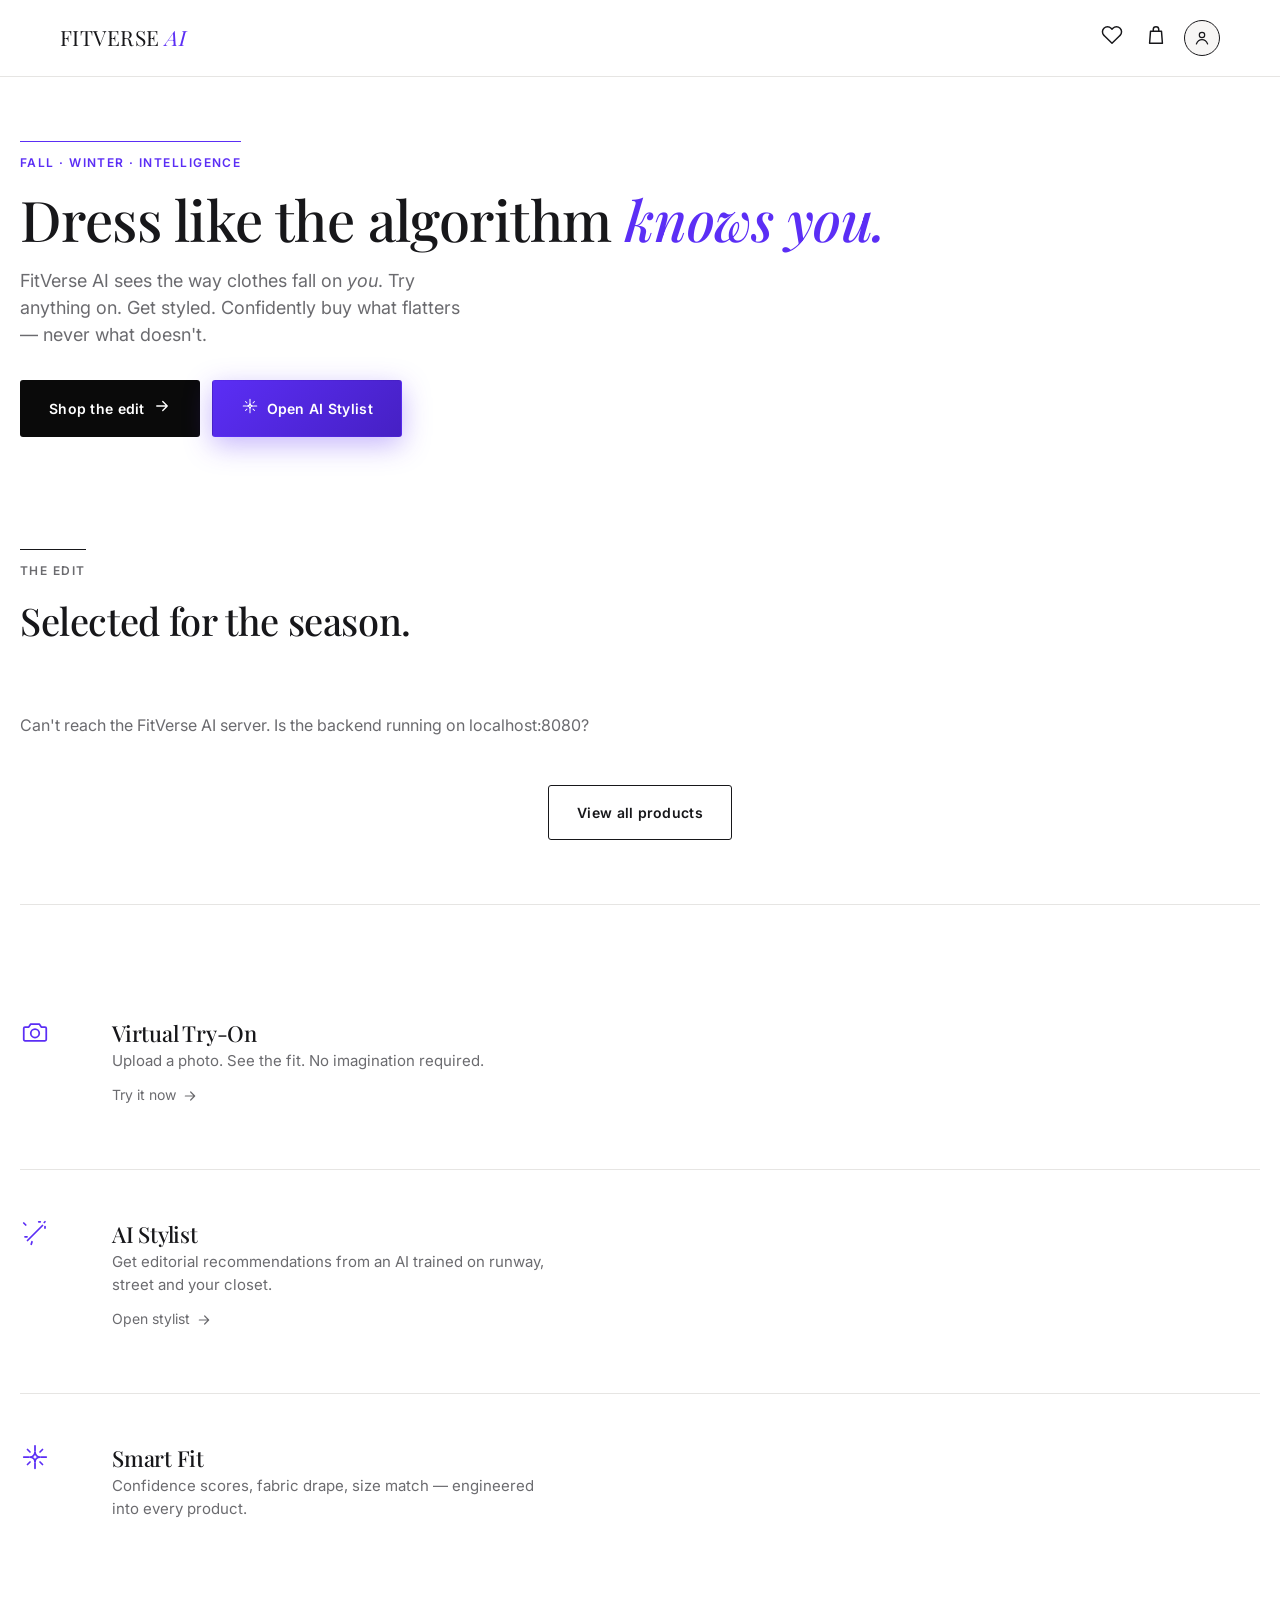
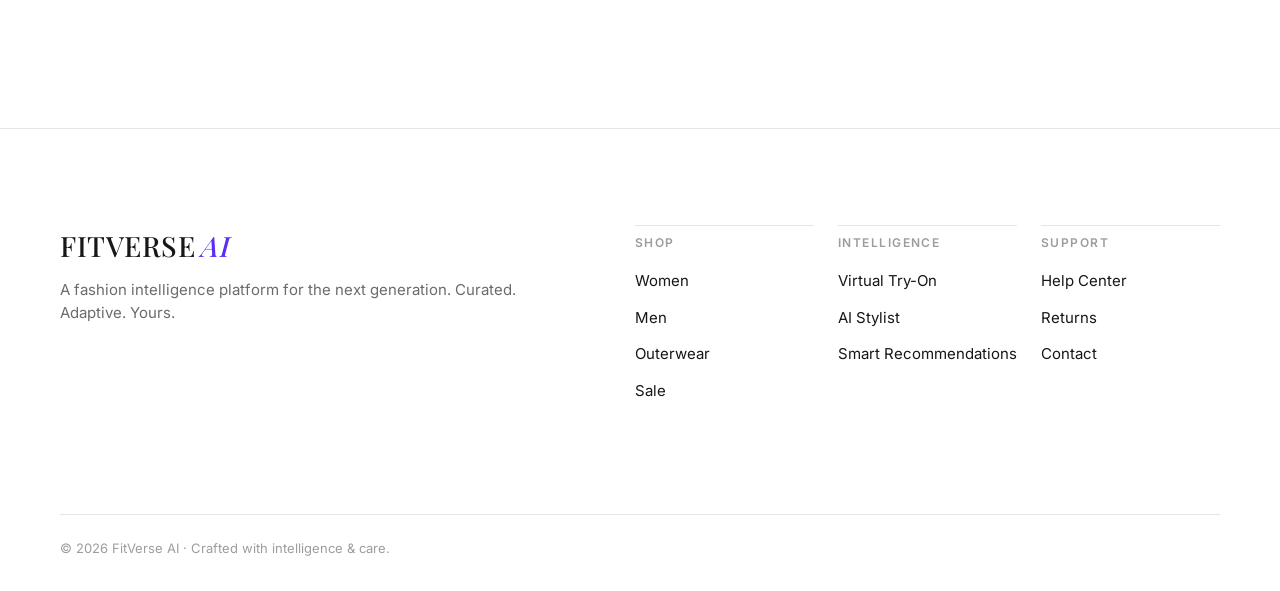
<file: frontend/index.html>
<!DOCTYPE html>
<html lang="en">
<head>
<meta charset="UTF-8">
<meta name="viewport" content="width=device-width, initial-scale=1.0">
<title>FitVerse AI — Your wardrobe, intelligently curated.</title>
<link rel="stylesheet" href="css/style.css">
</head>
<body data-page="home">

  <header class="site-header">
    <div class="container header-inner">
      <a href="index.html" class="logo">FITVERSE <span class="accent">AI</span></a>
      <div class="header-icons">
        <a href="wishlist.html" class="icon-btn" aria-label="Wishlist">
          <span data-icon="heart"></span>
          <span class="badge" id="wishlistBadge" hidden>0</span>
        </a>
        <a href="cart.html" class="icon-btn" aria-label="Bag">
          <span data-icon="bag"></span>
          <span class="badge" id="cartBadge" hidden>0</span>
        </a>
        <a href="login.html" class="avatar-btn is-guest" id="avatarBtn" aria-label="Account"></a>
      </div>
    </div>
  </header>

  <main>
    <!-- Hero -->
    <section class="hero container">
      <span class="eyebrow accent">Fall · Winter · Intelligence</span>
      <h1>Dress like the algorithm <em>knows you.</em></h1>
      <p class="lead">FitVerse AI sees the way clothes fall on <em>you</em>. Try anything on. Get styled. Confidently buy what flatters — never what doesn't.</p>
      <div class="actions">
        <a href="shop.html" class="btn btn-primary">Shop the edit <span data-icon="arrowRight"></span></a>
        <a href="stylist.html" class="btn btn-ai"><span data-icon="sparkle"></span> Open AI Stylist</a>
      </div>
    </section>

    <!-- The Edit -->
    <section class="section container">
      <div class="section-head reveal">
        <span class="eyebrow">The Edit</span>
        <h2>Selected for the season.</h2>
      </div>
      <div class="product-grid" id="editGrid"></div>
      <div class="text-center" style="padding-top: var(--space-4);">
        <a href="shop.html" class="btn btn-outline">View all products</a>
      </div>
    </section>

    <!-- Intelligence -->
    <section class="section container" id="intelligence" style="border-top:1px solid var(--color-border);">
      <div class="feature-block reveal">
        <div class="icon-wrap" data-icon="camera"></div>
        <div class="text">
          <h3>Virtual Try-On</h3>
          <p>Upload a photo. See the fit. No imagination required.</p>
          <a href="try-on.html" class="back-link" style="padding-top:var(--space-3);">Try it now <span data-icon="arrowRight" style="width:14px;height:14px;"></span></a>
        </div>
      </div>
      <div class="feature-block reveal">
        <div class="icon-wrap" data-icon="wand"></div>
        <div class="text">
          <h3>AI Stylist</h3>
          <p>Get editorial recommendations from an AI trained on runway, street and your closet.</p>
          <a href="stylist.html" class="back-link" style="padding-top:var(--space-3);">Open stylist <span data-icon="arrowRight" style="width:14px;height:14px;"></span></a>
        </div>
      </div>
      <div class="feature-block reveal">
        <div class="icon-wrap" data-icon="sparkle"></div>
        <div class="text">
          <h3>Smart Fit</h3>
          <p>Confidence scores, fabric drape, size match — engineered into every product.</p>
        </div>
      </div>
    </section>
  </main>

  <footer class="site-footer">
    <div class="container">
      <div class="footer-brand">
        <h2 class="logo">FITVERSE <span class="accent">AI</span></h2>
        <p class="footer-tagline">A fashion intelligence platform for the next generation. Curated. Adaptive. Yours.</p>
      </div>
      <div class="footer-columns">
        <div class="footer-col">
          <h3>Shop</h3>
          <ul>
            <li><a href="shop.html?category=women">Women</a></li>
            <li><a href="shop.html?category=men">Men</a></li>
            <li><a href="shop.html?category=outerwear">Outerwear</a></li>
            <li><a href="shop.html?category=sale">Sale</a></li>
          </ul>
        </div>
        <div class="footer-col">
          <h3>Intelligence</h3>
          <ul>
            <li><a href="try-on.html">Virtual Try-On</a></li>
            <li><a href="stylist.html">AI Stylist</a></li>
            <li><a href="shop.html">Smart Recommendations</a></li>
          </ul>
        </div>
        <div class="footer-col">
          <h3>Support</h3>
          <ul>
            <li><a href="#" data-modal="help">Help Center</a></li>
            <li><a href="#" data-modal="returns">Returns</a></li>
            <li><a href="#" data-modal="contact">Contact</a></li>
          </ul>
        </div>
      </div>
      <div class="footer-bottom">
        <p>&copy; 2026 FitVerse AI · Crafted with intelligence &amp; care.</p>
      </div>
    </div>
  </footer>

  <script src="js/api.js"></script>
  <script src="js/app.js"></script>
  <script src="js/pages.js"></script>
</body>
</html>
</file>
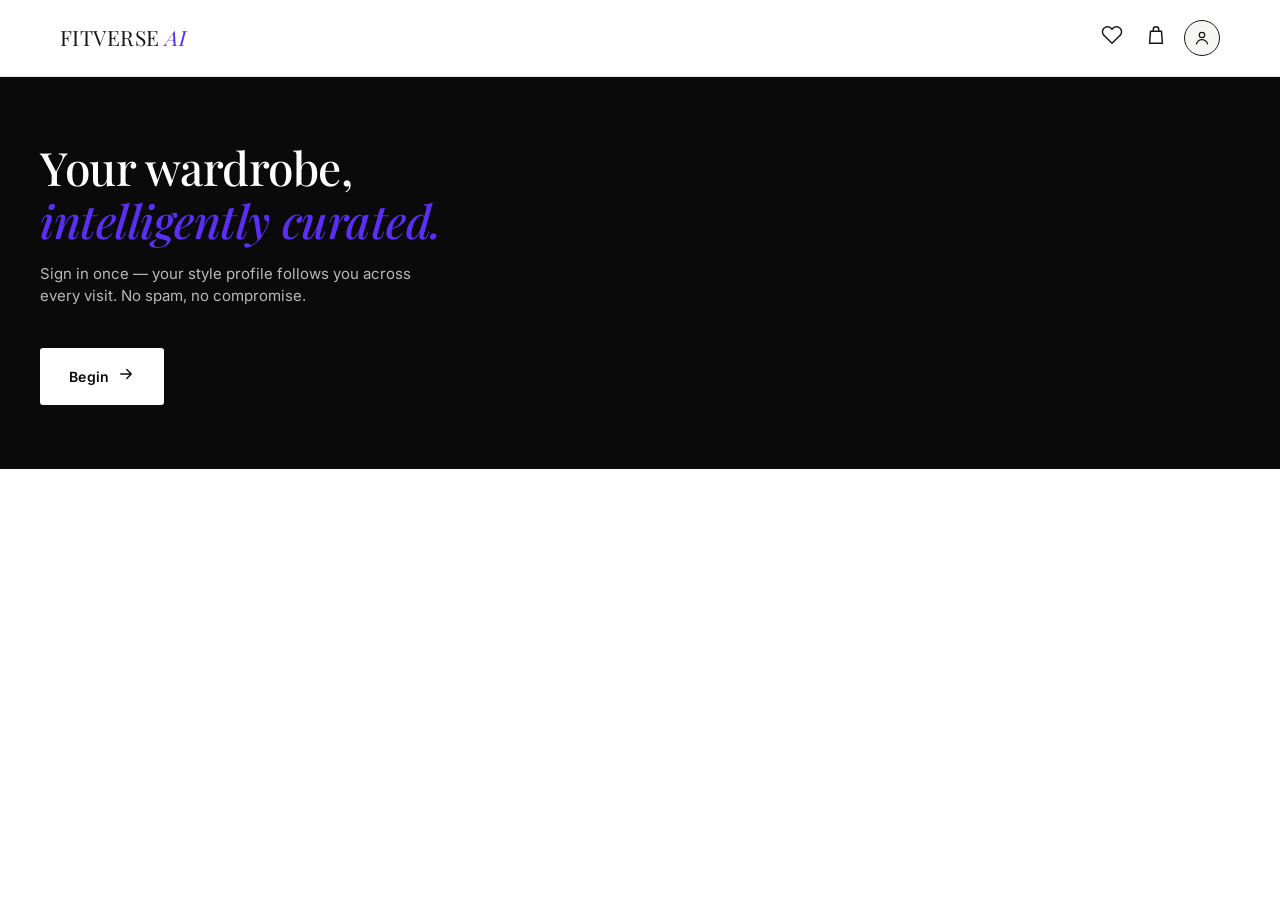
<file: frontend/cart.html>
<!DOCTYPE html>
<html lang="en">
<head>
<meta charset="UTF-8">
<meta name="viewport" content="width=device-width, initial-scale=1.0">
<title>Your Bag — FitVerse AI</title>
<link rel="stylesheet" href="css/style.css">
</head>
<body data-page="cart">

  <header class="site-header">
    <div class="container header-inner">
      <a href="index.html" class="logo">FITVERSE <span class="accent">AI</span></a>
      <div class="header-icons">
        <a href="wishlist.html" class="icon-btn" aria-label="Wishlist">
          <span data-icon="heart"></span>
          <span class="badge" id="wishlistBadge" hidden>0</span>
        </a>
        <a href="cart.html" class="icon-btn" aria-label="Bag">
          <span data-icon="bag"></span>
          <span class="badge" id="cartBadge" hidden>0</span>
        </a>
        <a href="login.html" class="avatar-btn is-guest" id="avatarBtn" aria-label="Account"></a>
      </div>
    </div>
  </header>

  <main class="container">
    <div class="page-head"><h1 class="serif">Your Bag</h1></div>

    <div id="cartFilled" class="cart-layout hidden">
      <div id="cartItems"></div>
      <div class="summary-card">
        <h2 class="serif">Order Summary</h2>
        <div class="summary-row"><span>Subtotal</span><span id="sumSubtotal">$0</span></div>
        <div class="summary-row"><span>Shipping</span><span id="sumShipping">$0</span></div>
        <div class="summary-row total"><span>Total</span><span id="sumTotal">$0</span></div>
        <a href="checkout.html" class="btn btn-primary btn-block" style="margin-top:var(--space-5);">Proceed to Checkout</a>
      </div>
    </div>

    <div class="empty-state" id="cartEmpty">
      <div class="icon-wrap" data-icon="bag"></div>
      <h2 class="serif">Your bag is empty.</h2>
      <p>Discover pieces intelligently matched to you.</p>
      <a href="shop.html" class="btn btn-primary">Shop the edit</a>
    </div>
  </main>

  <footer class="site-footer">
    <div class="container">
      <div class="footer-brand">
        <h2 class="logo">FITVERSE <span class="accent">AI</span></h2>
        <p class="footer-tagline">A fashion intelligence platform for the next generation. Curated. Adaptive. Yours.</p>
      </div>
      <div class="footer-columns">
        <div class="footer-col">
          <h3>Shop</h3>
          <ul>
            <li><a href="shop.html?category=women">Women</a></li>
            <li><a href="shop.html?category=men">Men</a></li>
            <li><a href="shop.html?category=outerwear">Outerwear</a></li>
            <li><a href="shop.html?category=sale">Sale</a></li>
          </ul>
        </div>
        <div class="footer-col">
          <h3>Intelligence</h3>
          <ul>
            <li><a href="try-on.html">Virtual Try-On</a></li>
            <li><a href="stylist.html">AI Stylist</a></li>
            <li><a href="shop.html">Smart Recommendations</a></li>
          </ul>
        </div>
        <div class="footer-col">
          <h3>Support</h3>
          <ul>
            <li><a href="#" data-modal="help">Help Center</a></li>
            <li><a href="#" data-modal="returns">Returns</a></li>
            <li><a href="#" data-modal="contact">Contact</a></li>
          </ul>
        </div>
      </div>
      <div class="footer-bottom">
        <p>&copy; 2026 FitVerse AI · Crafted with intelligence &amp; care.</p>
      </div>
    </div>
  </footer>

  <script src="js/api.js"></script>
  <script src="js/app.js"></script>
  <script src="js/pages.js"></script>
</body>
</html>
</file>
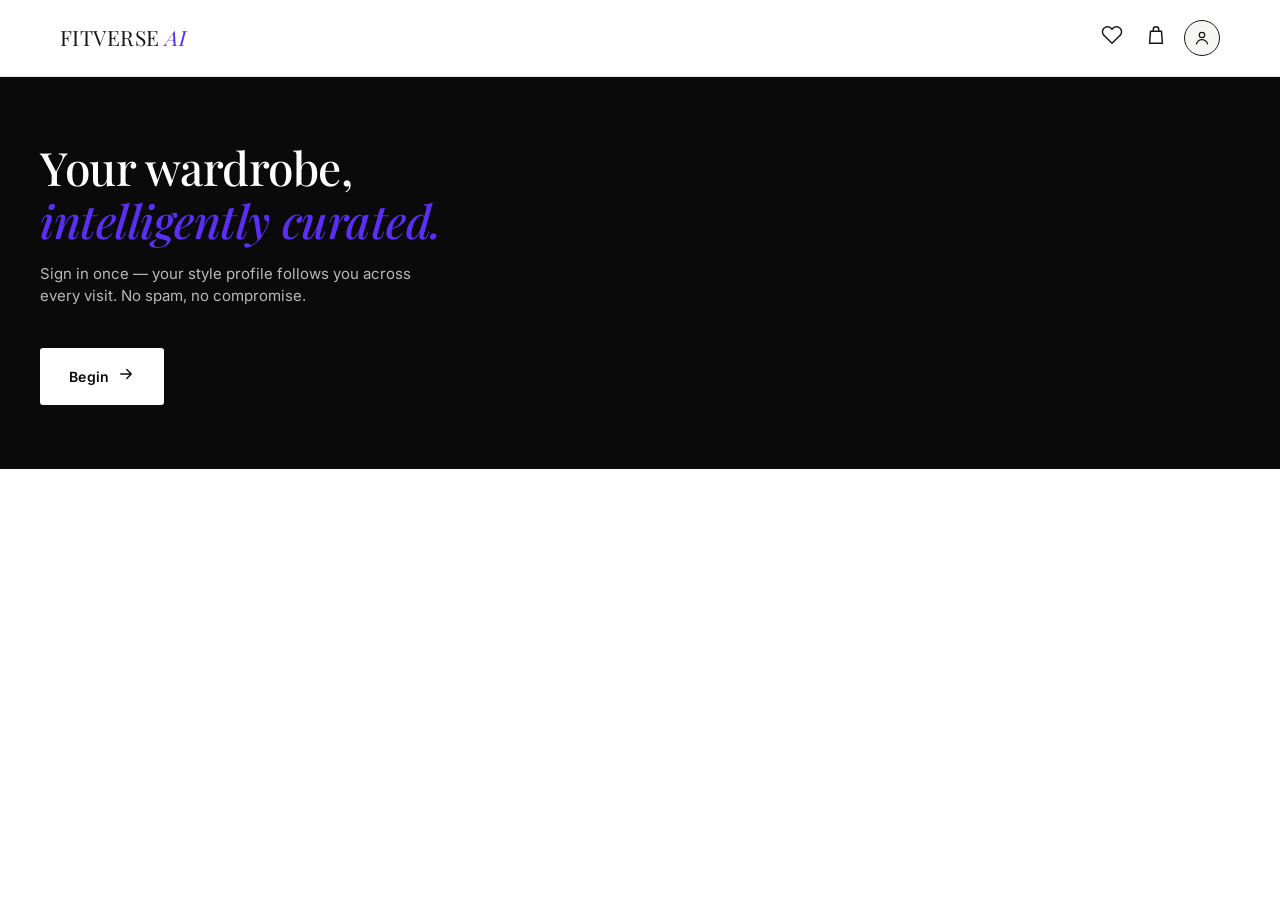
<file: frontend/checkout.html>
<!DOCTYPE html>
<html lang="en">
<head>
<meta charset="UTF-8">
<meta name="viewport" content="width=device-width, initial-scale=1.0">
<title>Checkout — FitVerse AI</title>
<link rel="stylesheet" href="css/style.css">
</head>
<body data-page="checkout">

  <header class="site-header">
    <div class="container header-inner">
      <a href="index.html" class="logo">FITVERSE <span class="accent">AI</span></a>
      <div class="header-icons">
        <a href="wishlist.html" class="icon-btn" aria-label="Wishlist">
          <span data-icon="heart"></span>
          <span class="badge" id="wishlistBadge" hidden>0</span>
        </a>
        <a href="cart.html" class="icon-btn" aria-label="Bag">
          <span data-icon="bag"></span>
          <span class="badge" id="cartBadge" hidden>0</span>
        </a>
        <a href="login.html" class="avatar-btn is-guest" id="avatarBtn" aria-label="Account"></a>
      </div>
    </div>
  </header>

  <main class="container">
    <div class="page-head"><h1 class="serif">Checkout</h1></div>

    <div class="cart-layout">
      <form id="checkoutForm" novalidate>
        <h2 class="serif" style="font-size:19px;margin-bottom:var(--space-4);">Shipping Address</h2>
        <div class="field" data-required>
          <label for="fullName">Full name</label>
          <input type="text" id="fullName" name="fullName" placeholder="Jordan Ellis">
          <span class="error-msg">This field is required</span>
        </div>
        <div class="field" data-required>
          <label for="address">Address</label>
          <input type="text" id="address" name="address" placeholder="148 Mercer Street">
          <span class="error-msg">This field is required</span>
        </div>
        <div class="field-row cols-2">
          <div class="field" data-required>
            <label for="city">City</label>
            <input type="text" id="city" name="city" placeholder="New York">
            <span class="error-msg">This field is required</span>
          </div>
          <div class="field" data-required>
            <label for="zip">ZIP code</label>
            <input type="text" id="zip" name="zip" placeholder="10012">
            <span class="error-msg">This field is required</span>
          </div>
        </div>
        <div class="field" data-required>
          <label for="country">Country</label>
          <select id="country" name="country">
            <option value="">Select a country</option>
            <option value="US">United States</option>
            <option value="CA">Canada</option>
            <option value="UK">United Kingdom</option>
            <option value="AU">Australia</option>
          </select>
          <span class="error-msg">This field is required</span>
        </div>

        <h2 class="serif" style="font-size:19px;margin:var(--space-6) 0 var(--space-4);">Payment</h2>
        <div class="field" data-card>
          <label for="cardNumber">Card number</label>
          <input type="text" id="cardNumber" name="cardNumber" placeholder="4242 4242 4242 4242" inputmode="numeric">
          <span class="error-msg">Enter a valid card number</span>
        </div>
        <div class="field-row cols-2">
          <div class="field" data-required>
            <label for="expiry">Expiry</label>
            <input type="text" id="expiry" name="expiry" placeholder="MM/YY">
            <span class="error-msg">This field is required</span>
          </div>
          <div class="field" data-required>
            <label for="cvv">CVV</label>
            <input type="text" id="cvv" name="cvv" placeholder="123" inputmode="numeric">
            <span class="error-msg">This field is required</span>
          </div>
        </div>

        <button type="submit" class="btn btn-primary btn-block">Place Order</button>
      </form>

      <div class="summary-card">
        <h2 class="serif">Order Summary</h2>
        <div id="checkoutSummary"></div>
        <div class="summary-row"><span>Subtotal</span><span id="sumSubtotal">$0</span></div>
        <div class="summary-row"><span>Shipping</span><span id="sumShipping">$0</span></div>
        <div class="summary-row total"><span>Total</span><span id="sumTotal">$0</span></div>
      </div>
    </div>

    <div class="empty-state hidden" id="checkoutEmpty">
      <div class="icon-wrap" data-icon="bag"></div>
      <h2 class="serif">Your bag is empty.</h2>
      <p>Add something to your bag before checking out.</p>
      <a href="shop.html" class="btn btn-primary">Shop the edit</a>
    </div>

    <div class="empty-state hidden" id="checkoutSuccess">
      <div class="icon-wrap" data-icon="check"></div>
      <h2 class="serif">Order confirmed.</h2>
      <p>Order <strong id="orderNumber"></strong> is on its way. A confirmation has been sent to your email.</p>
      <a href="profile.html" class="btn btn-primary">View order status</a>
      <a href="shop.html" class="btn btn-outline" style="margin-top:var(--space-3);">Continue shopping</a>
    </div>
  </main>

  <footer class="site-footer">
    <div class="container">
      <div class="footer-brand">
        <h2 class="logo">FITVERSE <span class="accent">AI</span></h2>
        <p class="footer-tagline">A fashion intelligence platform for the next generation. Curated. Adaptive. Yours.</p>
      </div>
      <div class="footer-columns">
        <div class="footer-col">
          <h3>Shop</h3>
          <ul>
            <li><a href="shop.html?category=women">Women</a></li>
            <li><a href="shop.html?category=men">Men</a></li>
            <li><a href="shop.html?category=outerwear">Outerwear</a></li>
            <li><a href="shop.html?category=sale">Sale</a></li>
          </ul>
        </div>
        <div class="footer-col">
          <h3>Intelligence</h3>
          <ul>
            <li><a href="try-on.html">Virtual Try-On</a></li>
            <li><a href="stylist.html">AI Stylist</a></li>
            <li><a href="shop.html">Smart Recommendations</a></li>
          </ul>
        </div>
        <div class="footer-col">
          <h3>Support</h3>
          <ul>
            <li><a href="#" data-modal="help">Help Center</a></li>
            <li><a href="#" data-modal="returns">Returns</a></li>
            <li><a href="#" data-modal="contact">Contact</a></li>
          </ul>
        </div>
      </div>
      <div class="footer-bottom">
        <p>&copy; 2026 FitVerse AI · Crafted with intelligence &amp; care.</p>
      </div>
    </div>
  </footer>

  <script src="js/api.js"></script>
  <script src="js/app.js"></script>
  <script src="js/pages.js"></script>
</body>
</html>
</file>
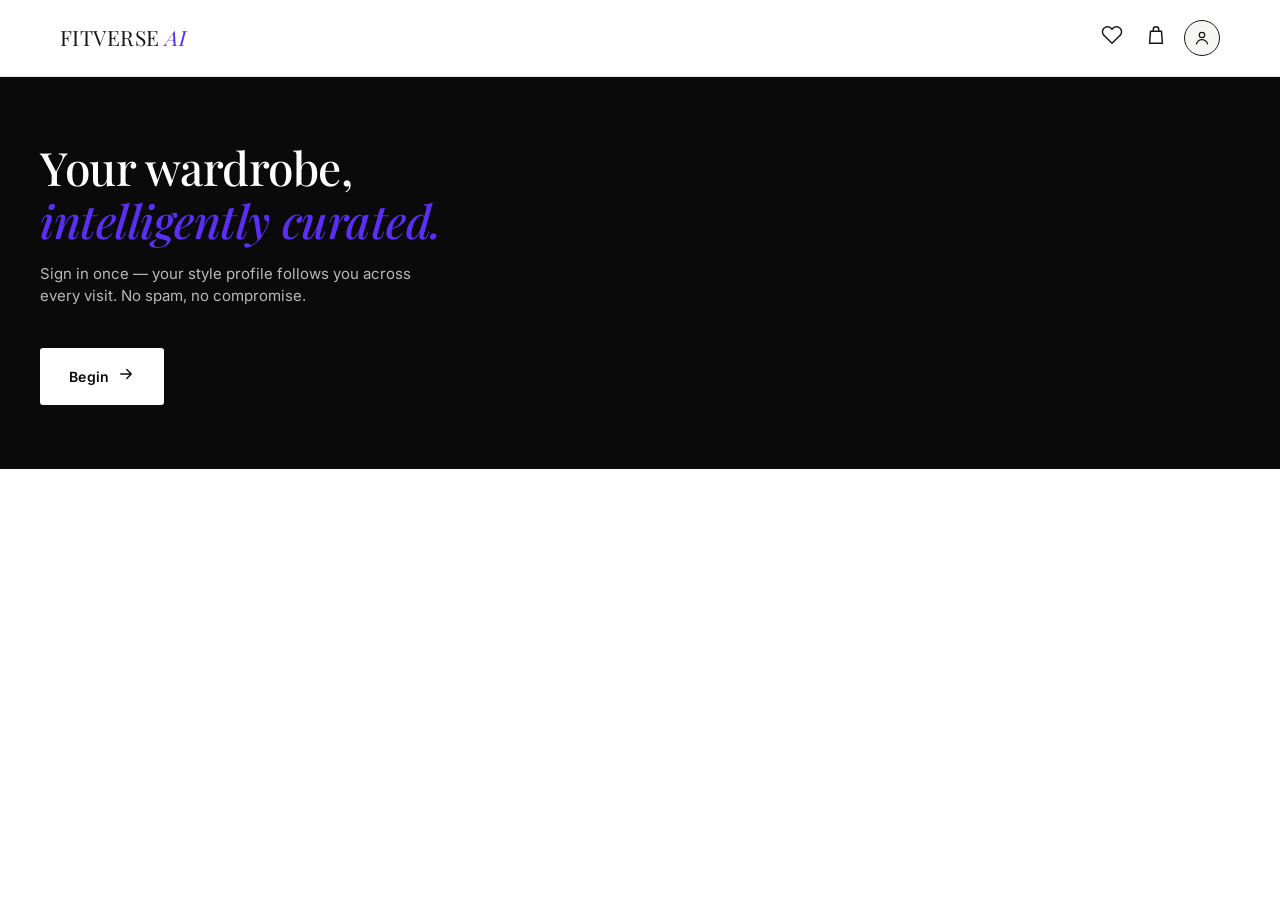
<file: frontend/login.html>
<!DOCTYPE html>
<html lang="en">
<head>
<meta charset="UTF-8">
<meta name="viewport" content="width=device-width, initial-scale=1.0">
<title>Sign In — FitVerse AI</title>
<link rel="stylesheet" href="css/style.css">
</head>
<body data-page="login">

  <header class="site-header">
    <div class="container header-inner">
      <a href="index.html" class="logo">FITVERSE <span class="accent">AI</span></a>
      <div class="header-icons">
        <a href="wishlist.html" class="icon-btn" aria-label="Wishlist">
          <span data-icon="heart"></span>
          <span class="badge" id="wishlistBadge" hidden>0</span>
        </a>
        <a href="cart.html" class="icon-btn" aria-label="Bag">
          <span data-icon="bag"></span>
          <span class="badge" id="cartBadge" hidden>0</span>
        </a>
        <a href="login.html" class="avatar-btn is-guest" id="avatarBtn" aria-label="Account"></a>
      </div>
    </div>
  </header>

  <main>
    <section class="hero-dark" id="authIntro">
      <div class="auth-intro">
        <h1>Your wardrobe,<span class="accent-line">intelligently curated.</span></h1>
        <p>Sign in once — your style profile follows you across every visit. No spam, no compromise.</p>
        <button type="button" class="btn btn-light" id="beginBtn">Begin <span data-icon="arrowRight"></span></button>
      </div>
    </section>

    <section class="auth-panel hidden" id="authPanel">
      <div class="auth-tabs">
        <button type="button" class="auth-tab is-active" data-tab="signin">Sign In</button>
        <button type="button" class="auth-tab" data-tab="signup">Create Account</button>
      </div>

      <form class="auth-form is-active" id="signinForm" data-form="signin" novalidate>
        <h1 class="serif">Welcome back.</h1>
        <p class="sub">Sign in to pick up right where you left off.</p>
        <div class="field" data-field="email">
          <label for="signinEmail">Email</label>
          <input type="email" id="signinEmail" autocomplete="email" placeholder="you@example.com">
          <span class="error-msg">Enter a valid email address</span>
        </div>
        <div class="field" data-field="password">
          <label for="signinPassword">Password</label>
          <input type="password" id="signinPassword" autocomplete="current-password" placeholder="••••••••">
          <span class="error-msg">Password must be at least 6 characters</span>
        </div>
        <div class="auth-links">
          <a href="#" data-modal="help">Forgot password?</a>
        </div>
        <button type="submit" class="btn btn-primary btn-block">Sign In</button>
        <p class="auth-switch">New to FitVerse AI? <button type="button" data-switch="signup">Create an account</button></p>
      </form>

      <form class="auth-form" id="signupForm" data-form="signup" novalidate>
        <h1 class="serif">Create your account.</h1>
        <p class="sub">Takes less than a minute.</p>
        <div class="field" data-field="name">
          <label for="signupName">Full name</label>
          <input type="text" id="signupName" autocomplete="name" placeholder="Jordan Ellis">
          <span class="error-msg">Enter your name</span>
        </div>
        <div class="field" data-field="email">
          <label for="signupEmail">Email</label>
          <input type="email" id="signupEmail" autocomplete="email" placeholder="you@example.com">
          <span class="error-msg">Enter a valid email address</span>
        </div>
        <div class="field" data-field="password">
          <label for="signupPassword">Password</label>
          <input type="password" id="signupPassword" autocomplete="new-password" placeholder="At least 6 characters">
          <span class="error-msg">Password must be at least 6 characters</span>
        </div>
        <div class="field" data-field="confirm">
          <label for="signupConfirm">Confirm password</label>
          <input type="password" id="signupConfirm" autocomplete="new-password" placeholder="Repeat your password">
          <span class="error-msg">Passwords don't match</span>
        </div>
        <button type="submit" class="btn btn-primary btn-block">Create Account</button>
        <p class="auth-switch">Already have an account? <button type="button" data-switch="signin">Sign in</button></p>
      </form>
    </section>
  </main>

  <script src="js/api.js"></script>
  <script src="js/app.js"></script>
  <script src="js/pages.js"></script>
</body>
</html>
</file>
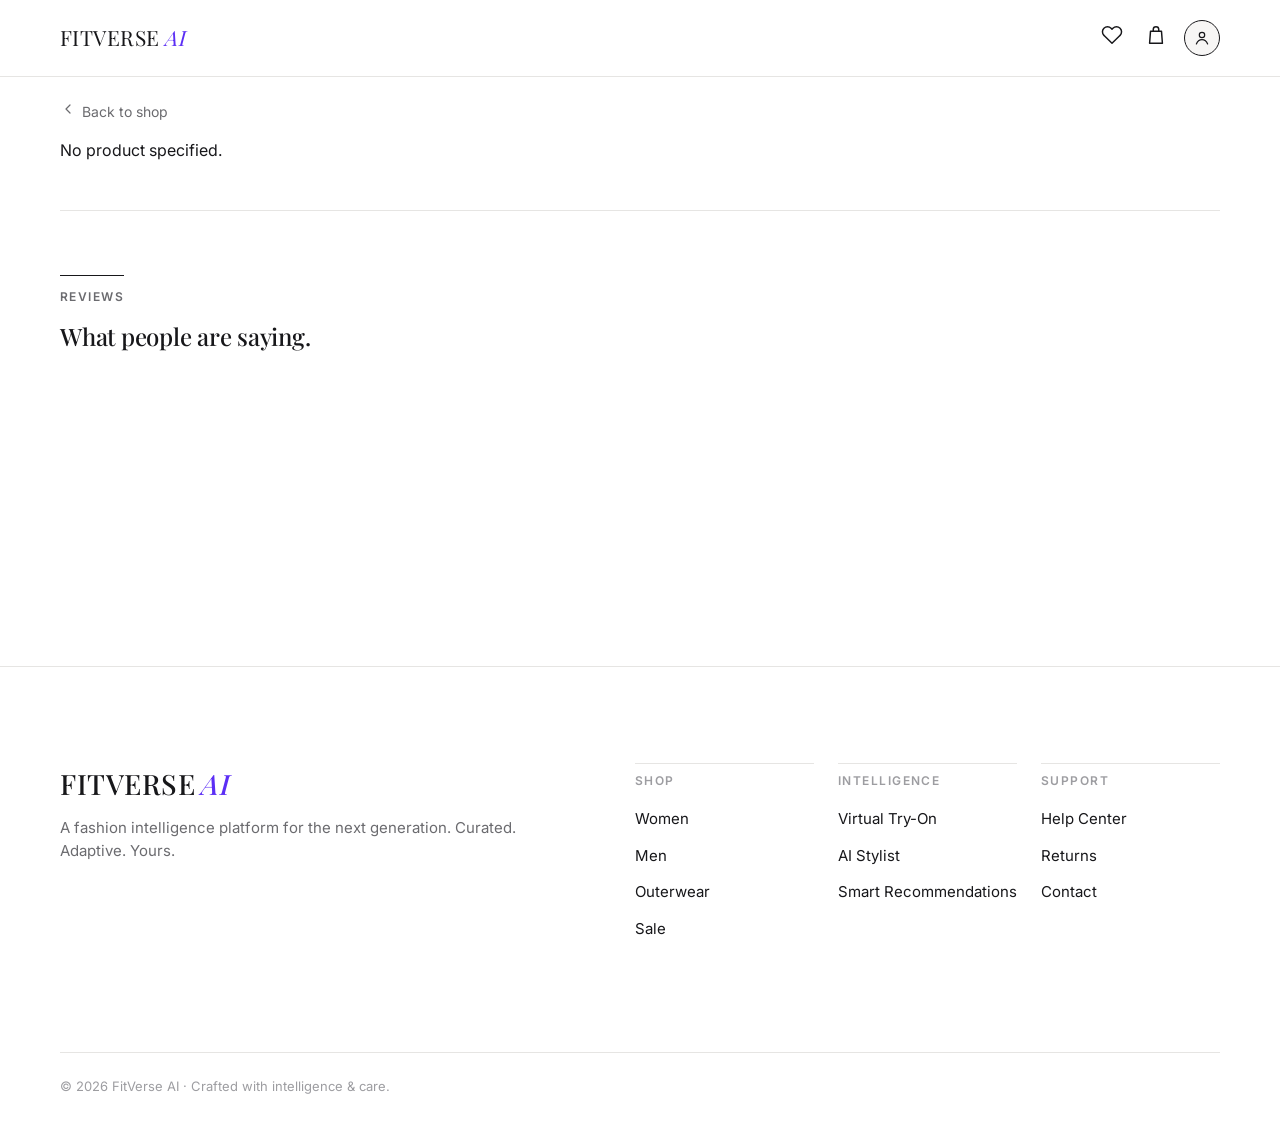
<file: frontend/product.html>
<!DOCTYPE html>
<html lang="en">
<head>
<meta charset="UTF-8">
<meta name="viewport" content="width=device-width, initial-scale=1.0">
<title>Product — FitVerse AI</title>
<link rel="stylesheet" href="css/style.css">
</head>
<body data-page="product">

  <header class="site-header">
    <div class="container header-inner">
      <a href="index.html" class="logo">FITVERSE <span class="accent">AI</span></a>
      <div class="header-icons">
        <a href="wishlist.html" class="icon-btn" aria-label="Wishlist">
          <span data-icon="heart"></span>
          <span class="badge" id="wishlistBadge" hidden>0</span>
        </a>
        <a href="cart.html" class="icon-btn" aria-label="Bag">
          <span data-icon="bag"></span>
          <span class="badge" id="cartBadge" hidden>0</span>
        </a>
        <a href="login.html" class="avatar-btn is-guest" id="avatarBtn" aria-label="Account"></a>
      </div>
    </div>
  </header>

  <main class="container pdp">
    <a href="shop.html" class="back-link"><span data-icon="chevronLeft"></span> Back to shop</a>

    <div id="pdpContent" class="pdp-layout"></div>

    <section class="reviews-section reveal">
      <div class="section-head" style="margin-bottom:var(--space-5);">
        <span class="eyebrow">Reviews</span>
        <h2 class="serif" style="font-size:24px;">What people are saying.</h2>
      </div>

      <div id="reviewsList"></div>
      <p id="noReviews" class="hidden" style="color:var(--color-text-secondary);font-size:14px;">No reviews yet — be the first.</p>

      <form id="reviewForm" class="hidden" style="max-width:480px;margin-top:var(--space-6);" novalidate>
        <h3 class="serif" style="font-size:18px;margin-bottom:var(--space-4);">Write a review</h3>
        <div class="field" data-field="rating">
          <label for="reviewRating">Rating</label>
          <select id="reviewRating">
            <option value="5">5 — Excellent</option>
            <option value="4">4 — Good</option>
            <option value="3">3 — Average</option>
            <option value="2">2 — Poor</option>
            <option value="1">1 — Terrible</option>
          </select>
        </div>
        <div class="field" data-field="comment">
          <label for="reviewComment">Comment</label>
          <textarea id="reviewComment" rows="3" placeholder="How did it fit? How's the fabric?"></textarea>
          <span class="error-msg">Enter a comment</span>
        </div>
        <button type="submit" class="btn btn-primary">Submit Review</button>
      </form>
      <p id="reviewSignInPrompt" class="hidden" style="margin-top:var(--space-6);font-size:14px;color:var(--color-text-secondary);">
        <a href="login.html" style="color:var(--color-accent);font-weight:600;">Sign in</a> to write a review.
      </p>
    </section>
  </main>

  <footer class="site-footer">
    <div class="container">
      <div class="footer-brand">
        <h2 class="logo">FITVERSE <span class="accent">AI</span></h2>
        <p class="footer-tagline">A fashion intelligence platform for the next generation. Curated. Adaptive. Yours.</p>
      </div>
      <div class="footer-columns">
        <div class="footer-col">
          <h3>Shop</h3>
          <ul>
            <li><a href="shop.html?category=women">Women</a></li>
            <li><a href="shop.html?category=men">Men</a></li>
            <li><a href="shop.html?category=outerwear">Outerwear</a></li>
            <li><a href="shop.html?category=sale">Sale</a></li>
          </ul>
        </div>
        <div class="footer-col">
          <h3>Intelligence</h3>
          <ul>
            <li><a href="try-on.html">Virtual Try-On</a></li>
            <li><a href="stylist.html">AI Stylist</a></li>
            <li><a href="shop.html">Smart Recommendations</a></li>
          </ul>
        </div>
        <div class="footer-col">
          <h3>Support</h3>
          <ul>
            <li><a href="#" data-modal="help">Help Center</a></li>
            <li><a href="#" data-modal="returns">Returns</a></li>
            <li><a href="#" data-modal="contact">Contact</a></li>
          </ul>
        </div>
      </div>
      <div class="footer-bottom">
        <p>&copy; 2026 FitVerse AI · Crafted with intelligence &amp; care.</p>
      </div>
    </div>
  </footer>

  <script src="js/api.js"></script>
  <script src="js/app.js"></script>
  <script src="js/pages.js"></script>
</body>
</html>
</file>
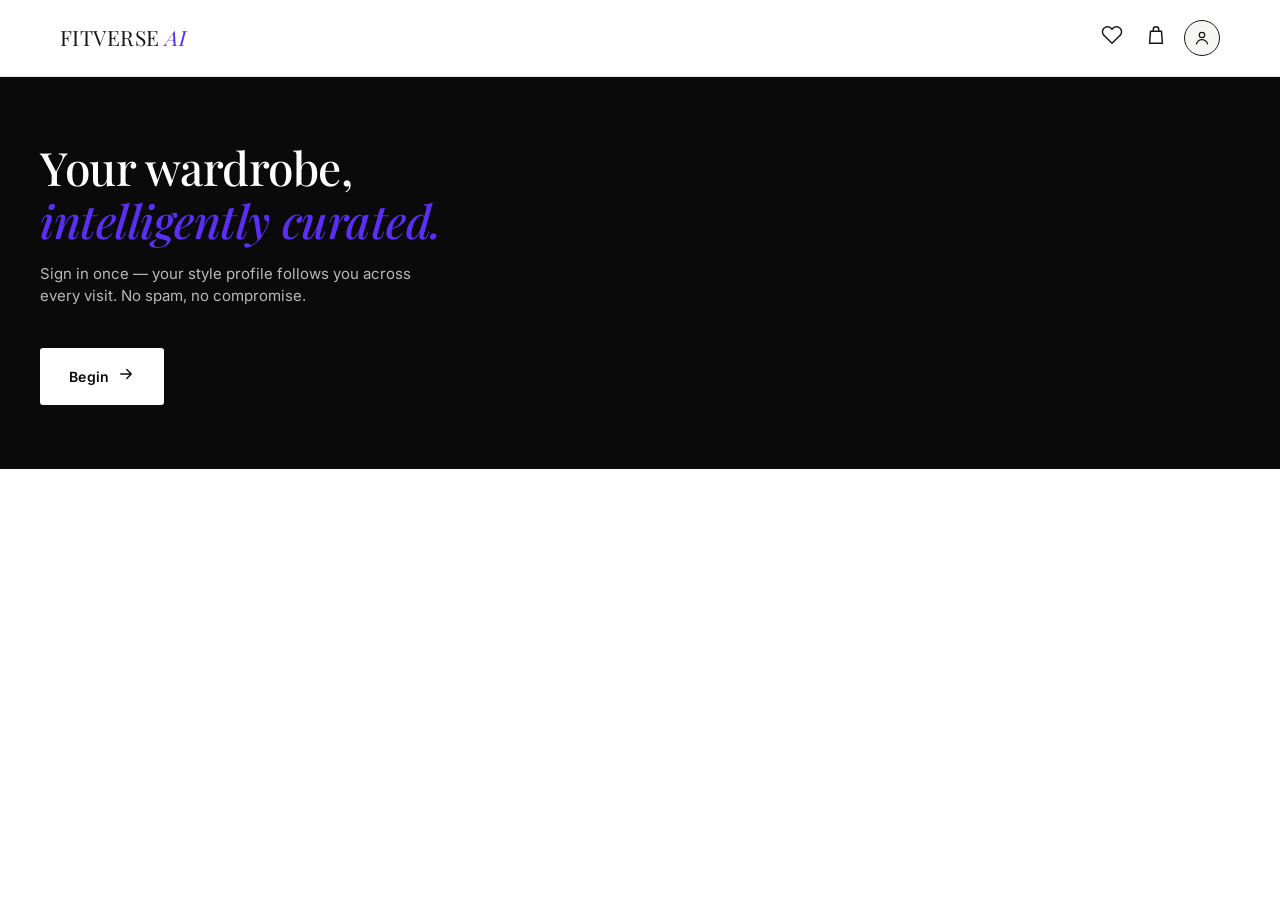
<file: frontend/profile.html>
<!DOCTYPE html>
<html lang="en">
<head>
<meta charset="UTF-8">
<meta name="viewport" content="width=device-width, initial-scale=1.0">
<title>Your Account — FitVerse AI</title>
<link rel="stylesheet" href="css/style.css">
</head>
<body data-page="profile">

  <header class="site-header">
    <div class="container header-inner">
      <a href="index.html" class="logo">FITVERSE <span class="accent">AI</span></a>
      <div class="header-icons">
        <a href="wishlist.html" class="icon-btn" aria-label="Wishlist">
          <span data-icon="heart"></span>
          <span class="badge" id="wishlistBadge" hidden>0</span>
        </a>
        <a href="cart.html" class="icon-btn" aria-label="Bag">
          <span data-icon="bag"></span>
          <span class="badge" id="cartBadge" hidden>0</span>
        </a>
        <a href="login.html" class="avatar-btn is-guest" id="avatarBtn" aria-label="Account"></a>
      </div>
    </div>
  </header>

  <main class="container" style="max-width:760px;">
    <div class="profile-hero">
      <div class="profile-avatar" id="profileAvatarInitial"></div>
      <div>
        <h1 class="serif" id="profileName"></h1>
        <p id="profileEmail"></p>
      </div>
    </div>

    <section class="profile-section">
      <h2><span class="eyebrow accent">Intelligence</span>Your AI Avatar</h2>
      <p style="color:var(--color-text-secondary);font-size:14px;margin-bottom:var(--space-4);">Upload a full-length photo so Virtual Try-On can show you the fit before you buy.</p>
      <div class="avatar-upload">
        <div class="preview" id="avatarPreview" data-icon="user"></div>
        <div>
          <label class="btn btn-outline btn-sm" for="avatarUploadInput" style="cursor:pointer;">Upload photo</label>
          <input type="file" id="avatarUploadInput" accept="image/*" class="hidden">
        </div>
      </div>
    </section>

    <section class="profile-section">
      <h2><span class="eyebrow accent">Recent</span>Order History</h2>
      <div id="orderHistory"></div>
    </section>

    <section class="profile-section">
      <h2><span class="eyebrow">Settings</span>Account Details</h2>
      <form id="accountForm" novalidate>
        <div class="field" data-field="name">
          <label for="accountName">Full name</label>
          <input type="text" id="accountName">
          <span class="error-msg">Enter your name</span>
        </div>
        <div class="field" data-field="email">
          <label for="accountEmail">Email</label>
          <input type="email" id="accountEmail">
          <span class="error-msg">Enter a valid email address</span>
        </div>
        <button type="submit" class="btn btn-primary">Save Changes</button>
      </form>
    </section>

    <section class="profile-section" style="border-bottom:none;">
      <button type="button" class="btn btn-outline" id="logoutBtn">Log Out</button>
    </section>
  </main>

  <footer class="site-footer">
    <div class="container">
      <div class="footer-brand">
        <h2 class="logo">FITVERSE <span class="accent">AI</span></h2>
        <p class="footer-tagline">A fashion intelligence platform for the next generation. Curated. Adaptive. Yours.</p>
      </div>
      <div class="footer-columns">
        <div class="footer-col">
          <h3>Shop</h3>
          <ul>
            <li><a href="shop.html?category=women">Women</a></li>
            <li><a href="shop.html?category=men">Men</a></li>
            <li><a href="shop.html?category=outerwear">Outerwear</a></li>
            <li><a href="shop.html?category=sale">Sale</a></li>
          </ul>
        </div>
        <div class="footer-col">
          <h3>Intelligence</h3>
          <ul>
            <li><a href="try-on.html">Virtual Try-On</a></li>
            <li><a href="stylist.html">AI Stylist</a></li>
            <li><a href="shop.html">Smart Recommendations</a></li>
          </ul>
        </div>
        <div class="footer-col">
          <h3>Support</h3>
          <ul>
            <li><a href="#" data-modal="help">Help Center</a></li>
            <li><a href="#" data-modal="returns">Returns</a></li>
            <li><a href="#" data-modal="contact">Contact</a></li>
          </ul>
        </div>
      </div>
      <div class="footer-bottom">
        <p>&copy; 2026 FitVerse AI · Crafted with intelligence &amp; care.</p>
      </div>
    </div>
  </footer>

  <script src="js/api.js"></script>
  <script src="js/app.js"></script>
  <script src="js/pages.js"></script>
</body>
</html>
</file>
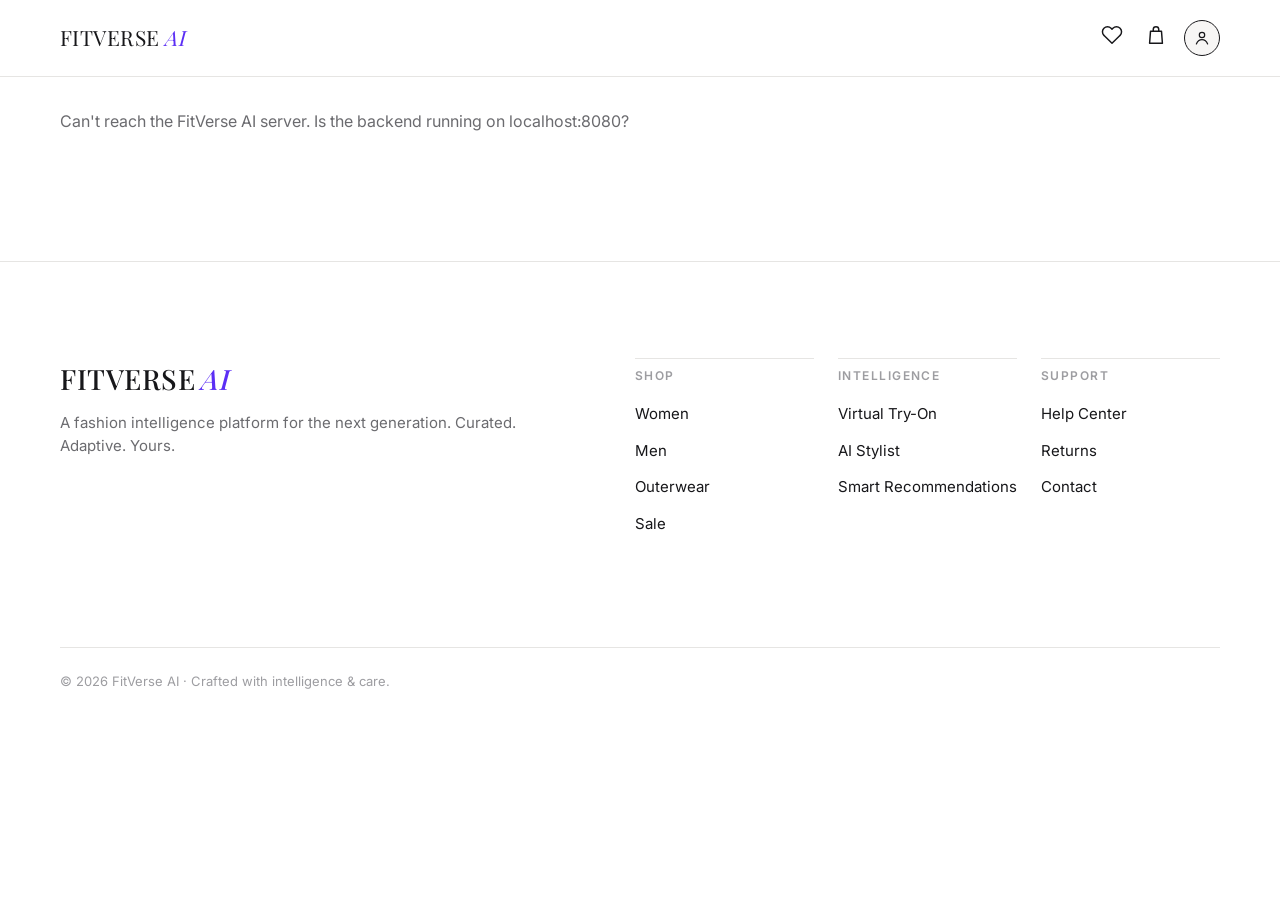
<file: frontend/shop.html>
<!DOCTYPE html>
<html lang="en">
<head>
<meta charset="UTF-8">
<meta name="viewport" content="width=device-width, initial-scale=1.0">
<title>Shop — FitVerse AI</title>
<link rel="stylesheet" href="css/style.css">
</head>
<body data-page="shop">

  <header class="site-header">
    <div class="container header-inner">
      <a href="index.html" class="logo">FITVERSE <span class="accent">AI</span></a>
      <div class="header-icons">
        <a href="wishlist.html" class="icon-btn" aria-label="Wishlist">
          <span data-icon="heart"></span>
          <span class="badge" id="wishlistBadge" hidden>0</span>
        </a>
        <a href="cart.html" class="icon-btn" aria-label="Bag">
          <span data-icon="bag"></span>
          <span class="badge" id="cartBadge" hidden>0</span>
        </a>
        <a href="login.html" class="avatar-btn is-guest" id="avatarBtn" aria-label="Account"></a>
      </div>
    </div>
  </header>

  <main class="container">
    <div class="product-grid" id="shopGrid"></div>
    <div class="empty-state hidden" id="shopEmpty">
      <div class="icon-wrap" data-icon="box"></div>
      <h2>Nothing here yet.</h2>
      <p>We couldn't find anything in this category.</p>
      <a href="shop.html" class="btn btn-primary">View all products</a>
    </div>
  </main>

  <footer class="site-footer">
    <div class="container">
      <div class="footer-brand">
        <h2 class="logo">FITVERSE <span class="accent">AI</span></h2>
        <p class="footer-tagline">A fashion intelligence platform for the next generation. Curated. Adaptive. Yours.</p>
      </div>
      <div class="footer-columns">
        <div class="footer-col">
          <h3>Shop</h3>
          <ul>
            <li><a href="shop.html?category=women">Women</a></li>
            <li><a href="shop.html?category=men">Men</a></li>
            <li><a href="shop.html?category=outerwear">Outerwear</a></li>
            <li><a href="shop.html?category=sale">Sale</a></li>
          </ul>
        </div>
        <div class="footer-col">
          <h3>Intelligence</h3>
          <ul>
            <li><a href="try-on.html">Virtual Try-On</a></li>
            <li><a href="stylist.html">AI Stylist</a></li>
            <li><a href="shop.html">Smart Recommendations</a></li>
          </ul>
        </div>
        <div class="footer-col">
          <h3>Support</h3>
          <ul>
            <li><a href="#" data-modal="help">Help Center</a></li>
            <li><a href="#" data-modal="returns">Returns</a></li>
            <li><a href="#" data-modal="contact">Contact</a></li>
          </ul>
        </div>
      </div>
      <div class="footer-bottom">
        <p>&copy; 2026 FitVerse AI · Crafted with intelligence &amp; care.</p>
      </div>
    </div>
  </footer>

  <script src="js/api.js"></script>
  <script src="js/app.js"></script>
  <script src="js/pages.js"></script>
</body>
</html>
</file>
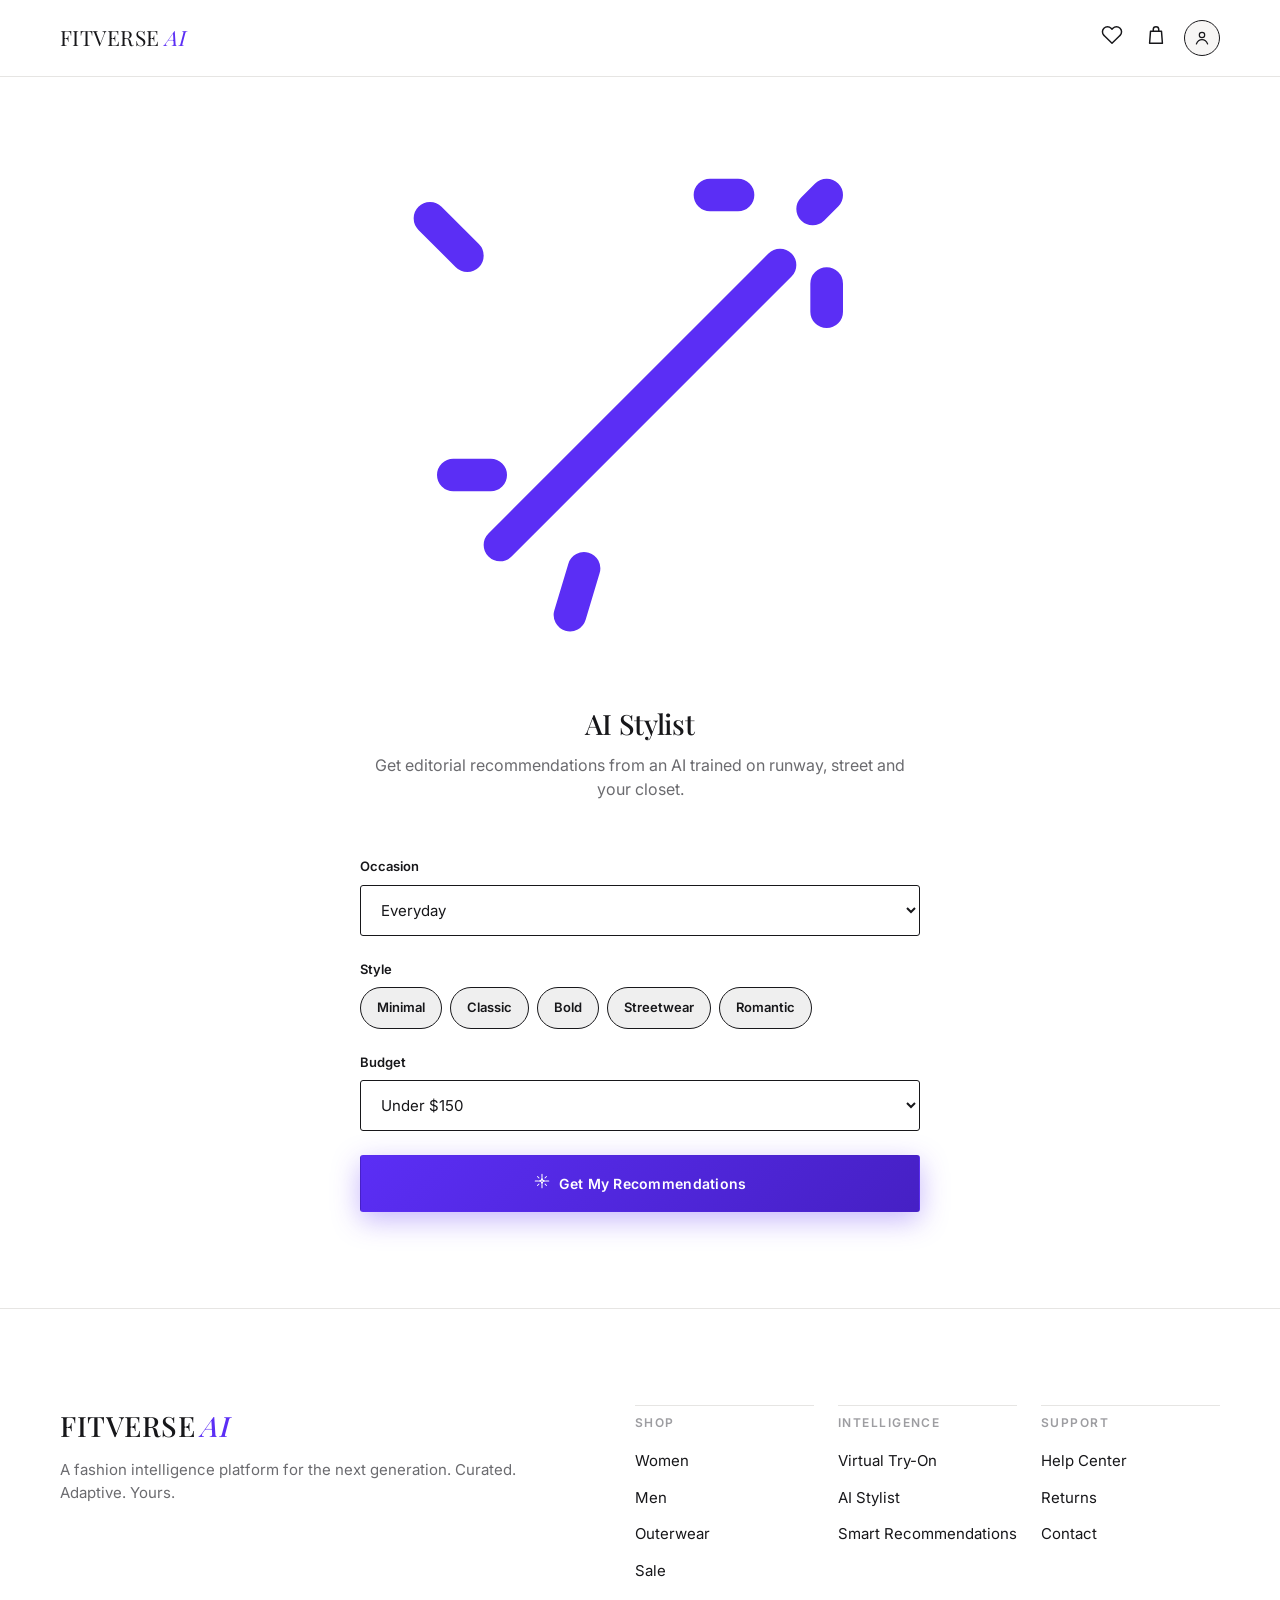
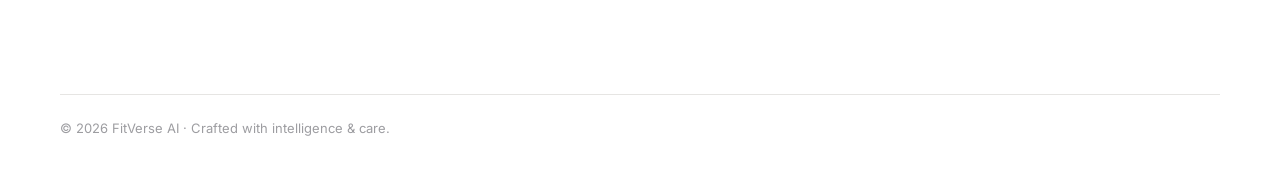
<file: frontend/stylist.html>
<!DOCTYPE html>
<html lang="en">
<head>
<meta charset="UTF-8">
<meta name="viewport" content="width=device-width, initial-scale=1.0">
<title>AI Stylist — FitVerse AI</title>
<link rel="stylesheet" href="css/style.css">
</head>
<body data-page="stylist">

  <header class="site-header">
    <div class="container header-inner">
      <a href="index.html" class="logo">FITVERSE <span class="accent">AI</span></a>
      <div class="header-icons">
        <a href="wishlist.html" class="icon-btn" aria-label="Wishlist">
          <span data-icon="heart"></span>
          <span class="badge" id="wishlistBadge" hidden>0</span>
        </a>
        <a href="cart.html" class="icon-btn" aria-label="Bag">
          <span data-icon="bag"></span>
          <span class="badge" id="cartBadge" hidden>0</span>
        </a>
        <a href="login.html" class="avatar-btn is-guest" id="avatarBtn" aria-label="Account"></a>
      </div>
    </div>
  </header>

  <main class="container" style="max-width:640px;">
    <div class="page-head text-center" style="padding-top:var(--space-7);">
      <div class="icon-wrap" data-icon="wand" style="color:var(--color-accent);margin-bottom:var(--space-3);"></div>
      <h1 class="serif" style="font-size:28px;">AI Stylist</h1>
      <p style="color:var(--color-text-secondary);margin-top:var(--space-2);">Get editorial recommendations from an AI trained on runway, street and your closet.</p>
    </div>

    <div id="stylistForm" style="margin:var(--space-7) 0 var(--space-9);">
      <div class="field">
        <label for="occasionSelect">Occasion</label>
        <select id="occasionSelect">
          <option>Everyday</option>
          <option>Work</option>
          <option>Evening</option>
          <option>Weekend</option>
        </select>
      </div>

      <div class="field">
        <label>Style</label>
        <div class="chip-group" id="styleChips">
          <button type="button" class="chip" data-chip="Minimal">Minimal</button>
          <button type="button" class="chip" data-chip="Classic">Classic</button>
          <button type="button" class="chip" data-chip="Bold">Bold</button>
          <button type="button" class="chip" data-chip="Streetwear">Streetwear</button>
          <button type="button" class="chip" data-chip="Romantic">Romantic</button>
        </div>
      </div>

      <div class="field">
        <label for="budgetSelect">Budget</label>
        <select id="budgetSelect">
          <option>Under $150</option>
          <option>$150–$350</option>
          <option>$350+</option>
        </select>
      </div>

      <button type="button" class="btn btn-ai btn-block" id="getRecsBtn"><span data-icon="sparkle"></span> Get My Recommendations</button>
    </div>

    <div class="loading-panel hidden" id="stylistLoading">
      <div class="ring"></div>
      <p>Your AI Stylist is curating a selection…</p>
    </div>

    <div class="hidden" id="stylistResults" style="padding-bottom:var(--space-9);">
      <div class="section-head">
        <span class="eyebrow accent">Curated for you</span>
        <h2 class="serif" style="font-size:24px;">Your recommendations.</h2>
      </div>
      <div id="recsGrid" style="display:flex;flex-direction:column;gap:var(--space-5);"></div>
      <button type="button" class="btn btn-outline btn-block" id="restyleBtn" style="margin-top:var(--space-6);">Refine preferences</button>
    </div>
  </main>

  <footer class="site-footer">
    <div class="container">
      <div class="footer-brand">
        <h2 class="logo">FITVERSE <span class="accent">AI</span></h2>
        <p class="footer-tagline">A fashion intelligence platform for the next generation. Curated. Adaptive. Yours.</p>
      </div>
      <div class="footer-columns">
        <div class="footer-col">
          <h3>Shop</h3>
          <ul>
            <li><a href="shop.html?category=women">Women</a></li>
            <li><a href="shop.html?category=men">Men</a></li>
            <li><a href="shop.html?category=outerwear">Outerwear</a></li>
            <li><a href="shop.html?category=sale">Sale</a></li>
          </ul>
        </div>
        <div class="footer-col">
          <h3>Intelligence</h3>
          <ul>
            <li><a href="try-on.html">Virtual Try-On</a></li>
            <li><a href="stylist.html">AI Stylist</a></li>
            <li><a href="shop.html">Smart Recommendations</a></li>
          </ul>
        </div>
        <div class="footer-col">
          <h3>Support</h3>
          <ul>
            <li><a href="#" data-modal="help">Help Center</a></li>
            <li><a href="#" data-modal="returns">Returns</a></li>
            <li><a href="#" data-modal="contact">Contact</a></li>
          </ul>
        </div>
      </div>
      <div class="footer-bottom">
        <p>&copy; 2026 FitVerse AI · Crafted with intelligence &amp; care.</p>
      </div>
    </div>
  </footer>

  <script src="js/api.js"></script>
  <script src="js/app.js"></script>
  <script src="js/pages.js"></script>
</body>
</html>
</file>
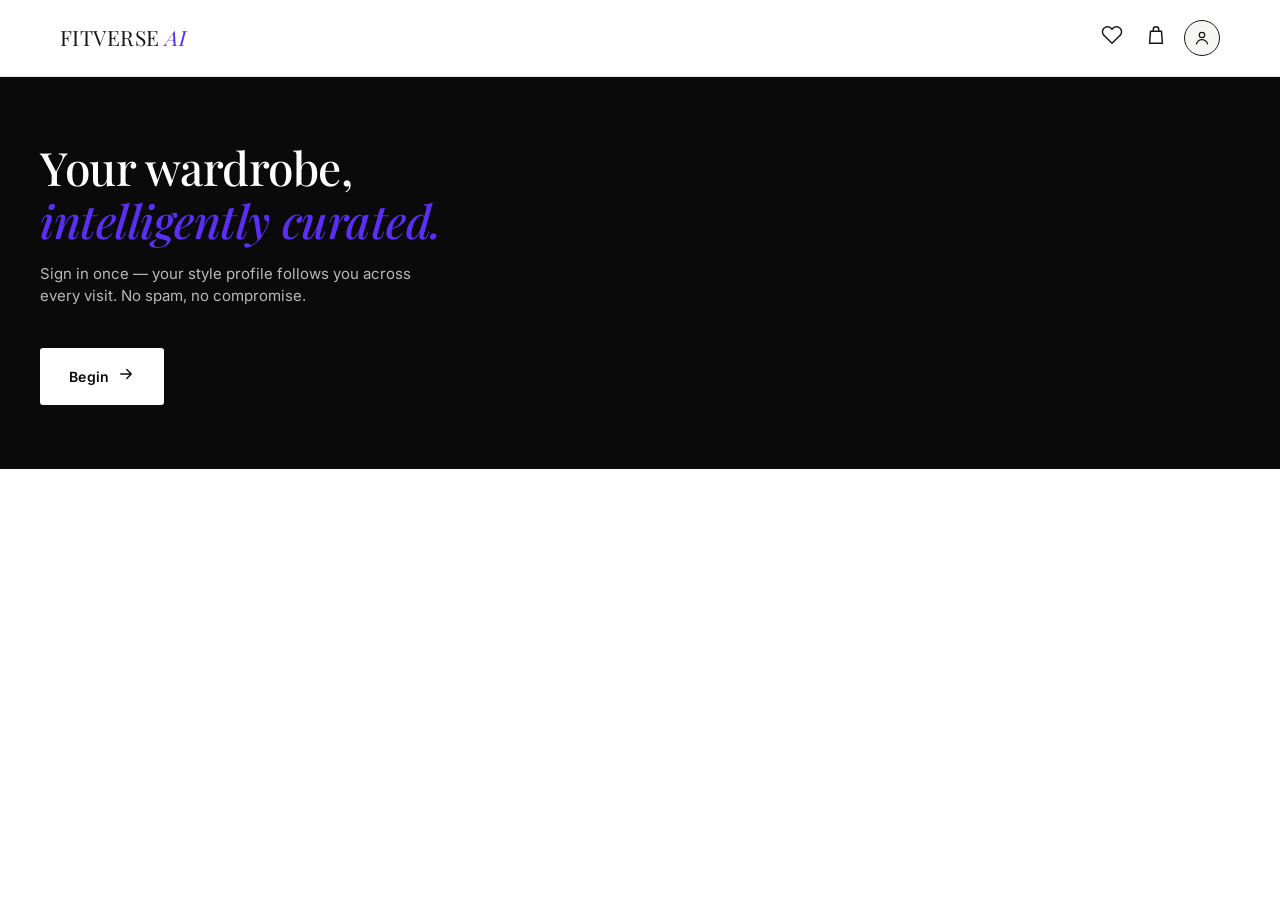
<file: frontend/wishlist.html>
<!DOCTYPE html>
<html lang="en">
<head>
<meta charset="UTF-8">
<meta name="viewport" content="width=device-width, initial-scale=1.0">
<title>Saved for You — FitVerse AI</title>
<link rel="stylesheet" href="css/style.css">
</head>
<body data-page="wishlist">

  <header class="site-header">
    <div class="container header-inner">
      <a href="index.html" class="logo">FITVERSE <span class="accent">AI</span></a>
      <div class="header-icons">
        <a href="wishlist.html" class="icon-btn" aria-label="Wishlist">
          <span data-icon="heart"></span>
          <span class="badge" id="wishlistBadge" hidden>0</span>
        </a>
        <a href="cart.html" class="icon-btn" aria-label="Bag">
          <span data-icon="bag"></span>
          <span class="badge" id="cartBadge" hidden>0</span>
        </a>
        <a href="login.html" class="avatar-btn is-guest" id="avatarBtn" aria-label="Account"></a>
      </div>
    </div>
  </header>

  <main class="container">
    <div class="page-head"><h1 class="serif">Saved for You</h1></div>

    <div class="wishlist-grid" id="wishlistGrid"></div>

    <div class="empty-state hidden" id="wishlistEmpty">
      <div class="icon-wrap" data-icon="heart"></div>
      <h2 class="serif">Nothing saved yet.</h2>
      <p>Explore pieces curated for your taste.</p>
      <a href="shop.html" class="btn btn-primary">Shop the edit</a>
    </div>
  </main>

  <footer class="site-footer">
    <div class="container">
      <div class="footer-brand">
        <h2 class="logo">FITVERSE <span class="accent">AI</span></h2>
        <p class="footer-tagline">A fashion intelligence platform for the next generation. Curated. Adaptive. Yours.</p>
      </div>
      <div class="footer-columns">
        <div class="footer-col">
          <h3>Shop</h3>
          <ul>
            <li><a href="shop.html?category=women">Women</a></li>
            <li><a href="shop.html?category=men">Men</a></li>
            <li><a href="shop.html?category=outerwear">Outerwear</a></li>
            <li><a href="shop.html?category=sale">Sale</a></li>
          </ul>
        </div>
        <div class="footer-col">
          <h3>Intelligence</h3>
          <ul>
            <li><a href="try-on.html">Virtual Try-On</a></li>
            <li><a href="stylist.html">AI Stylist</a></li>
            <li><a href="shop.html">Smart Recommendations</a></li>
          </ul>
        </div>
        <div class="footer-col">
          <h3>Support</h3>
          <ul>
            <li><a href="#" data-modal="help">Help Center</a></li>
            <li><a href="#" data-modal="returns">Returns</a></li>
            <li><a href="#" data-modal="contact">Contact</a></li>
          </ul>
        </div>
      </div>
      <div class="footer-bottom">
        <p>&copy; 2026 FitVerse AI · Crafted with intelligence &amp; care.</p>
      </div>
    </div>
  </footer>

  <script src="js/api.js"></script>
  <script src="js/app.js"></script>
  <script src="js/pages.js"></script>
</body>
</html>
</file>
<file: frontend/css/style.css>
/* ============================================================
   FITVERSE AI — Design System & Shared Styles
   ============================================================ */

@import url('https://fonts.googleapis.com/css2?family=Playfair+Display:ital,wght@0,400;0,500;0,600;0,700;1,400;1,500;1,600&family=Inter:wght@400;500;600;700&display=swap');

:root {
  /* Color */
  --color-bg: #ffffff;
  --color-bg-soft: #f7f6f5;
  --color-bg-dark: #0a0a0a;
  --color-text: #17171a;
  --color-text-secondary: #6b6b6f;
  --color-text-muted: #9d9da1;
  --color-text-inverse: #f5f5f5;
  --color-border: #e6e5e3;
  --color-border-strong: #17171a;
  --color-accent: #5b2ef5;
  --color-accent-dark: #4620c4;
  --color-accent-light: #efe9fe;
  --color-danger: #c0392b;
  --color-success: #1f7a4d;

  /* Type */
  --font-serif: 'Playfair Display', Georgia, 'Times New Roman', serif;
  --font-sans: 'Inter', -apple-system, BlinkMacSystemFont, 'Segoe UI', Roboto, sans-serif;

  /* Spacing scale */
  --space-1: 4px;
  --space-2: 8px;
  --space-3: 12px;
  --space-4: 16px;
  --space-5: 24px;
  --space-6: 32px;
  --space-7: 48px;
  --space-8: 64px;
  --space-9: 96px;

  /* Layout */
  --container-max: 1240px;
  --container-pad: 24px;
  --header-height: 64px;
  --radius-sm: 3px;
  --radius-md: 6px;

  /* Motion */
  --ease: cubic-bezier(0.4, 0, 0.2, 1);
  --dur-fast: 180ms;
  --dur-base: 280ms;
  --dur-slow: 480ms;

  /* Shadow */
  --shadow-sm: 0 1px 2px rgba(23, 23, 26, 0.06);
  --shadow-md: 0 8px 24px rgba(23, 23, 26, 0.08);
  --shadow-lift: 0 16px 40px rgba(23, 23, 26, 0.12);
  --shadow-glow: 0 8px 28px rgba(91, 46, 245, 0.35);
}

@media (min-width: 768px) {
  :root { --container-pad: 40px; --header-height: 76px; }
}

/* ============================================================
   Reset & Base
   ============================================================ */
*, *::before, *::after { box-sizing: border-box; }
html { -webkit-text-size-adjust: 100%; scroll-behavior: smooth; }
body, h1, h2, h3, h4, p, figure, ul, ol { margin: 0; }
ul, ol { padding: 0; list-style: none; }
img { max-width: 100%; display: block; }
button { font: inherit; cursor: pointer; }
a { color: inherit; text-decoration: none; }
input, select, textarea, button { font-family: inherit; color: inherit; }

body {
  font-family: var(--font-sans);
  color: var(--color-text);
  background: var(--color-bg);
  line-height: 1.5;
  -webkit-font-smoothing: antialiased;
  opacity: 0;
}
body.is-ready { opacity: 1; transition: opacity var(--dur-slow) var(--ease); }
body.is-leaving { opacity: 0; transition: opacity var(--dur-fast) var(--ease); }

:focus-visible {
  outline: 2px solid var(--color-accent);
  outline-offset: 2px;
}

.container {
  max-width: var(--container-max);
  margin: 0 auto;
  padding: 0 var(--container-pad);
}

/* Small-caps eyebrow label used throughout: a short rule, then spaced caps */
.eyebrow {
  display: inline-block;
  font-size: 12px;
  font-weight: 600;
  letter-spacing: 0.12em;
  text-transform: uppercase;
  color: var(--color-text-secondary);
  padding-top: var(--space-3);
  border-top: 1px solid var(--color-text);
  width: fit-content;
}
.eyebrow.accent { color: var(--color-accent); border-top-color: var(--color-accent); }

.serif { font-family: var(--font-serif); }

h1, h2, h3 { font-family: var(--font-serif); font-weight: 500; letter-spacing: -0.01em; }

/* ============================================================
   Buttons
   ============================================================ */
.btn {
  display: inline-flex;
  align-items: center;
  justify-content: center;
  gap: var(--space-2);
  padding: 16px 28px;
  font-size: 14px;
  font-weight: 600;
  letter-spacing: 0.02em;
  border-radius: var(--radius-sm);
  border: 1px solid transparent;
  transition: transform var(--dur-fast) var(--ease), box-shadow var(--dur-fast) var(--ease), background-color var(--dur-fast) var(--ease), opacity var(--dur-fast) var(--ease);
  white-space: nowrap;
}
.btn:active { transform: scale(0.97); }
.btn svg { width: 18px; height: 18px; flex-shrink: 0; }

.btn-primary { background: var(--color-bg-dark); color: #fff; }
.btn-primary:hover { background: #232326; }

.btn-outline { background: var(--color-bg); color: var(--color-text); border-color: var(--color-border-strong); }
.btn-outline:hover { background: var(--color-bg-soft); }

.btn-ai {
  background: linear-gradient(135deg, var(--color-accent), var(--color-accent-dark));
  color: #fff;
  box-shadow: var(--shadow-glow);
}
.btn-ai:hover { box-shadow: 0 10px 34px rgba(91, 46, 245, 0.48); transform: translateY(-1px); }

.btn-light { background: #fff; color: var(--color-bg-dark); }
.btn-light:hover { background: #ececec; }

.btn-block { width: 100%; }
.btn-sm { padding: 11px 18px; font-size: 13px; }
.btn:disabled { opacity: 0.45; cursor: not-allowed; transform: none; }

.icon-btn {
  width: 40px; height: 40px;
  display: inline-flex; align-items: center; justify-content: center;
  border-radius: 50%;
  position: relative;
  transition: background var(--dur-fast) var(--ease), transform var(--dur-fast) var(--ease);
}
.icon-btn:hover { background: var(--color-bg-soft); }
.icon-btn:active { transform: scale(0.92); }
.icon-btn svg { width: 22px; height: 22px; }
.icon-btn .badge {
  position: absolute; top: 2px; right: 2px;
  min-width: 16px; height: 16px; padding: 0 3px;
  border-radius: 8px; background: var(--color-accent); color: #fff;
  font-size: 10px; font-weight: 700; line-height: 16px; text-align: center;
}

/* ============================================================
   Header
   ============================================================ */
.site-header {
  position: sticky; top: 0; z-index: 100;
  background: rgba(255, 255, 255, 0.92);
  backdrop-filter: saturate(180%) blur(10px);
  border-bottom: 1px solid var(--color-border);
}
.header-inner {
  height: var(--header-height);
  display: flex; align-items: center; justify-content: space-between;
}
.logo {
  font-family: var(--font-serif);
  font-size: 21px;
  letter-spacing: 0.02em;
  display: flex; align-items: center; gap: 6px;
}
.logo .accent { color: var(--color-accent); font-style: italic; }
.header-icons { display: flex; align-items: center; gap: var(--space-1); }
.avatar-btn {
  width: 36px; height: 36px; border-radius: 50%;
  background: var(--color-accent);
  color: #fff; font-weight: 600; font-size: 14px;
  display: inline-flex; align-items: center; justify-content: center;
  margin-left: 4px;
  transition: transform var(--dur-fast) var(--ease);
}
.avatar-btn:hover { transform: scale(1.06); }
.avatar-btn.is-guest { background: var(--color-bg-soft); color: var(--color-text); border: 1px solid var(--color-border-strong); }
.avatar-btn svg { width: 18px; height: 18px; }

/* ============================================================
   Footer
   ============================================================ */
.site-footer { background: var(--color-bg); border-top: 1px solid var(--color-border); padding: var(--space-9) 0 var(--space-6); margin-top: var(--space-9); }
.footer-brand { max-width: 480px; margin-bottom: var(--space-8); }
.footer-brand h2 { font-size: 28px; margin-bottom: var(--space-3); }
.footer-tagline { color: var(--color-text-secondary); font-size: 15px; }
.footer-columns { display: grid; grid-template-columns: repeat(2, 1fr); gap: var(--space-7) var(--space-5); margin-bottom: var(--space-8); }
.footer-col h3 { font-family: var(--font-sans); font-size: 12px; font-weight: 600; letter-spacing: 0.12em; text-transform: uppercase; color: var(--color-text-muted); padding-top: var(--space-2); border-top: 1px solid var(--color-border); margin-bottom: var(--space-4); }
.footer-col ul { display: flex; flex-direction: column; gap: var(--space-3); }
.footer-col a { font-size: 15px; transition: color var(--dur-fast) var(--ease); }
.footer-col a:hover { color: var(--color-accent); }
.footer-bottom { border-top: 1px solid var(--color-border); padding-top: var(--space-5); }
.footer-bottom p { font-size: 13px; color: var(--color-text-muted); }

@media (min-width: 768px) {
  .footer-columns { grid-template-columns: repeat(3, 1fr); max-width: 640px; margin-left: auto; }
  .site-footer .container { display: grid; grid-template-columns: 1fr 1.2fr; gap: var(--space-7); align-items: start; }
  .footer-bottom { grid-column: 1 / -1; }
}

/* ============================================================
   Product grid + cards
   ============================================================ */
.product-grid { display: grid; grid-template-columns: repeat(2, 1fr); gap: var(--space-5) var(--space-4); padding: var(--space-6) 0; }
@media (min-width: 768px) { .product-grid { grid-template-columns: repeat(3, 1fr); gap: var(--space-6); } }
@media (min-width: 1100px) { .product-grid { grid-template-columns: repeat(4, 1fr); } }

.product-card { display: block; opacity: 0; animation: fadeUp var(--dur-slow) var(--ease) forwards; }
.product-card .thumb {
  position: relative; overflow: hidden; border-radius: var(--radius-sm);
  background: var(--color-bg-soft); aspect-ratio: 4 / 5; margin-bottom: var(--space-3);
}
.product-card .thumb img { width: 100%; height: 100%; object-fit: cover; transition: transform var(--dur-slow) var(--ease); }
.product-card:hover .thumb img { transform: scale(1.045); }
.product-card .thumb .save-btn {
  position: absolute; top: 10px; right: 10px; width: 32px; height: 32px;
  border-radius: 50%; background: rgba(255,255,255,0.9); backdrop-filter: blur(4px);
  display: flex; align-items: center; justify-content: center;
  transition: transform var(--dur-fast) var(--ease);
}
.product-card .thumb .save-btn:hover { transform: scale(1.1); }
.product-card .thumb .save-btn svg { width: 17px; height: 17px; }
.product-card .thumb .save-btn.is-saved svg { fill: var(--color-accent); stroke: var(--color-accent); }
.product-card .meta-row { display: flex; justify-content: space-between; align-items: baseline; margin-bottom: 2px; }
.product-card .brand { font-size: 11px; font-weight: 600; letter-spacing: 0.1em; text-transform: uppercase; color: var(--color-text-muted); border-top: 1px solid var(--color-border); padding-top: 6px; }
.product-card .price { font-size: 14px; font-weight: 600; }
.product-card .price .strike { text-decoration: line-through; color: var(--color-text-muted); font-weight: 400; margin-right: 6px; }
.product-card .price .sale { color: var(--color-danger); }
.product-card .title { font-family: var(--font-serif); font-size: 16px; line-height: 1.3; }

/* ============================================================
   Hero sections
   ============================================================ */
.hero { padding: var(--space-8) 0 var(--space-7); }
.hero .eyebrow { margin-bottom: var(--space-4); }
.hero h1 { font-size: 40px; line-height: 1.12; margin-bottom: var(--space-4); }
.hero h1 em { color: var(--color-accent); font-style: italic; }
.hero p.lead { color: var(--color-text-secondary); font-size: 16px; max-width: 42ch; margin-bottom: var(--space-6); }
.hero .actions { display: flex; flex-direction: column; gap: var(--space-3); max-width: 320px; }
@media (min-width: 640px) { .hero .actions { flex-direction: row; max-width: none; } }
@media (min-width: 768px) { .hero h1 { font-size: 56px; } .hero p.lead { font-size: 18px; } }

.hero-dark { background: var(--color-bg-dark); color: var(--color-text-inverse); padding: var(--space-8) var(--container-pad) var(--space-8); border-radius: 0; }
.hero-dark h1 { color: #fff; font-size: 34px; line-height: 1.15; margin-bottom: var(--space-4); }
.hero-dark h1 .accent-line { display: block; color: var(--color-accent); font-style: italic; }
.hero-dark p { color: #b9b9bd; font-size: 15px; max-width: 46ch; margin-bottom: var(--space-6); }
@media (min-width: 768px) { .hero-dark h1 { font-size: 46px; } }

/* ============================================================
   Section headings
   ============================================================ */
.section { padding: var(--space-8) 0; }
.section-head { margin-bottom: var(--space-6); }
.section-head .eyebrow { margin-bottom: var(--space-3); }
.section-head h2 { font-size: 30px; }
@media (min-width: 768px) { .section-head h2 { font-size: 38px; } }

/* ============================================================
   Intelligence / feature blocks
   ============================================================ */
.feature-block { display: flex; flex-direction: column; gap: var(--space-3); padding: var(--space-6) 0; border-top: 1px solid var(--color-border); }
.feature-block:first-child { border-top: none; }
.feature-block .icon-wrap { color: var(--color-accent); }
.feature-block .icon-wrap svg { width: 30px; height: 30px; stroke-width: 1.4; }
.feature-block h3 { font-size: 22px; }
.feature-block p { color: var(--color-text-secondary); font-size: 15px; max-width: 48ch; }
@media (min-width: 768px) {
  .feature-block { flex-direction: row; align-items: flex-start; gap: var(--space-6); padding: var(--space-7) 0; }
  .feature-block .icon-wrap { flex: 0 0 60px; }
  .feature-block .text { flex: 1; }
}

/* ============================================================
   Reveal-on-scroll
   ============================================================ */
.reveal { opacity: 0; transform: translateY(18px); transition: opacity var(--dur-slow) var(--ease), transform var(--dur-slow) var(--ease); }
.reveal.is-visible { opacity: 1; transform: translateY(0); }

@keyframes fadeUp { from { opacity: 0; transform: translateY(14px); } to { opacity: 1; transform: translateY(0); } }
@keyframes fadeIn { from { opacity: 0; } to { opacity: 1; } }
@keyframes spin { to { transform: rotate(360deg); } }
@keyframes shake { 10%, 90% { transform: translateX(-1px); } 20%, 80% { transform: translateX(2px); } 30%, 50%, 70% { transform: translateX(-4px); } 40%, 60% { transform: translateX(4px); } }

@media (prefers-reduced-motion: reduce) {
  *, *::before, *::after { animation-duration: 0.001ms !important; transition-duration: 0.001ms !important; scroll-behavior: auto !important; }
}

/* ============================================================
   Breadcrumb / back link
   ============================================================ */
.back-link { display: inline-flex; align-items: center; gap: 6px; color: var(--color-text-secondary); font-size: 14px; padding: var(--space-5) 0 var(--space-4); transition: color var(--dur-fast) var(--ease); }
.back-link:hover { color: var(--color-text); }
.back-link svg { width: 16px; height: 16px; }

/* ============================================================
   Product detail page
   ============================================================ */
.pdp { padding-bottom: var(--space-9); }
.pdp-layout { display: grid; gap: var(--space-6); }
@media (min-width: 860px) { .pdp-layout { grid-template-columns: 1fr 1fr; gap: var(--space-8); align-items: start; } }
.pdp-image { border-radius: var(--radius-sm); overflow: hidden; background: var(--color-bg-soft); aspect-ratio: 4/5; }
.pdp-image img { width: 100%; height: 100%; object-fit: cover; }
.pdp-brand { color: var(--color-accent); font-size: 12px; font-weight: 700; letter-spacing: 0.12em; text-transform: uppercase; margin-bottom: var(--space-2); }
.pdp-title { font-size: 30px; margin-bottom: var(--space-2); }
.pdp-price { font-size: 20px; font-weight: 600; margin-bottom: var(--space-5); }
.pdp-desc { color: var(--color-text-secondary); font-size: 15px; margin-bottom: var(--space-6); max-width: 50ch; }

.match-badge { display: inline-flex; align-items: center; gap: 6px; background: var(--color-accent-light); color: var(--color-accent-dark); font-size: 12px; font-weight: 700; padding: 6px 12px; border-radius: 20px; margin-bottom: var(--space-6); }
.match-badge svg { width: 14px; height: 14px; }

.stub-notice { display: flex; align-items: flex-start; gap: 10px; background: var(--color-bg-soft); border: 1px solid var(--color-border); border-radius: var(--radius-md); padding: var(--space-4); font-size: 13.5px; color: var(--color-text-secondary); }
.stub-notice svg { width: 18px; height: 18px; flex-shrink: 0; color: var(--color-text-muted); margin-top: 1px; }

.size-label { font-size: 12px; font-weight: 600; letter-spacing: 0.1em; text-transform: uppercase; color: var(--color-text-secondary); padding-top: var(--space-2); border-top: 1px solid var(--color-border); display: block; margin-bottom: var(--space-3); width: fit-content; }
.size-row { display: flex; flex-wrap: wrap; gap: var(--space-2); margin-bottom: var(--space-5); }
.size-btn {
  min-width: 52px; height: 44px; padding: 0 10px;
  border: 1px solid var(--color-border-strong); background: #fff; color: var(--color-text);
  font-size: 13px; font-weight: 600; border-radius: var(--radius-sm);
  transition: background var(--dur-fast) var(--ease), color var(--dur-fast) var(--ease), transform var(--dur-fast) var(--ease);
}
.size-btn:hover { background: var(--color-bg-soft); }
.size-btn.is-selected { background: var(--color-bg-dark); color: #fff; border-color: var(--color-bg-dark); }
.size-row.has-error .size-btn { animation: shake var(--dur-slow) var(--ease); border-color: var(--color-danger); }

.pdp-actions { display: flex; gap: var(--space-3); margin-bottom: var(--space-4); }
.pdp-actions .btn-primary { flex: 1; }
.pdp-actions .wish-toggle-btn { width: 56px; flex-shrink: 0; }
.pdp-actions .wish-toggle-btn.is-saved svg { fill: var(--color-accent); stroke: var(--color-accent); }

.info-grid { display: grid; grid-template-columns: 1fr 1fr; gap: var(--space-5); padding-top: var(--space-6); margin-top: var(--space-6); border-top: 1px solid var(--color-border); }
.info-grid dt { font-size: 11px; font-weight: 700; letter-spacing: 0.1em; text-transform: uppercase; color: var(--color-text-muted); border-top: 1px solid var(--color-border); padding-top: 6px; margin-bottom: 6px; width: fit-content; }
.info-grid dd { font-size: 14px; color: var(--color-text); }

/* ============================================================
   Forms
   ============================================================ */
.field { margin-bottom: var(--space-5); text-align: left; }
.field label { display: block; font-size: 13px; font-weight: 600; margin-bottom: var(--space-2); }
.field input, .field select, .field textarea {
  width: 100%; padding: 14px 16px; font-size: 15px;
  border: 1px solid var(--color-border-strong); border-radius: var(--radius-sm); background: #fff;
  transition: border-color var(--dur-fast) var(--ease), box-shadow var(--dur-fast) var(--ease);
}
.field input:focus, .field select:focus, .field textarea:focus { border-color: var(--color-accent); box-shadow: 0 0 0 3px var(--color-accent-light); outline: none; }
.field .error-msg { display: none; color: var(--color-danger); font-size: 12.5px; margin-top: 6px; }
.field.has-error input, .field.has-error select { border-color: var(--color-danger); animation: shake var(--dur-slow) var(--ease); }
.field.has-error .error-msg { display: block; }
.field-row { display: grid; gap: var(--space-4); }
@media (min-width: 560px) { .field-row.cols-2 { grid-template-columns: 1fr 1fr; } .field-row.cols-3 { grid-template-columns: 1fr 1fr 1fr; } }
.checkbox-field { display: flex; align-items: flex-start; gap: 10px; font-size: 14px; color: var(--color-text-secondary); }
.checkbox-field input { width: 18px; height: 18px; margin-top: 2px; flex-shrink: 0; }

/* ============================================================
   Toast
   ============================================================ */
#toast-root { position: fixed; bottom: 24px; left: 50%; transform: translateX(-50%); z-index: 1000; display: flex; flex-direction: column; gap: 8px; width: calc(100% - 32px); max-width: 380px; }
.toast {
  background: var(--color-bg-dark); color: #fff; padding: 14px 18px; border-radius: var(--radius-md);
  font-size: 14px; display: flex; align-items: center; gap: 10px; box-shadow: var(--shadow-lift);
  animation: toastIn var(--dur-base) var(--ease);
}
.toast svg { width: 18px; height: 18px; color: var(--color-accent); flex-shrink: 0; }
.toast.leaving { animation: toastOut var(--dur-base) var(--ease) forwards; }
@keyframes toastIn { from { opacity: 0; transform: translateY(12px); } to { opacity: 1; transform: translateY(0); } }
@keyframes toastOut { to { opacity: 0; transform: translateY(12px); } }

/* ============================================================
   Empty states
   ============================================================ */
.empty-state { text-align: center; padding: var(--space-9) var(--space-4); }
.empty-state .icon-wrap { color: var(--color-text-muted); margin-bottom: var(--space-4); }
.empty-state .icon-wrap svg { width: 44px; height: 44px; margin: 0 auto; stroke-width: 1.2; }
.empty-state h2 { font-size: 24px; margin-bottom: var(--space-2); }
.empty-state p { color: var(--color-text-secondary); margin-bottom: var(--space-6); }

/* ============================================================
   Cart & Wishlist page
   ============================================================ */
.page-head { padding: var(--space-6) 0 var(--space-2); }
.page-head h1 { font-size: 32px; }
.cart-layout { display: grid; gap: var(--space-7); padding-bottom: var(--space-9); }
@media (min-width: 900px) { .cart-layout { grid-template-columns: 1fr 340px; align-items: start; } }

.cart-item { display: grid; grid-template-columns: 88px 1fr; gap: var(--space-4); padding: var(--space-5) 0; border-bottom: 1px solid var(--color-border); }
.cart-item .thumb { border-radius: var(--radius-sm); overflow: hidden; background: var(--color-bg-soft); aspect-ratio: 4/5; }
.cart-item .thumb img { width: 100%; height: 100%; object-fit: cover; }
.cart-item .brand { font-size: 11px; font-weight: 600; letter-spacing: 0.08em; text-transform: uppercase; color: var(--color-text-muted); }
.cart-item .title { font-family: var(--font-serif); font-size: 17px; margin: 2px 0 4px; }
.cart-item .variant { font-size: 13px; color: var(--color-text-secondary); margin-bottom: 10px; }
.cart-item .row-bottom { display: flex; align-items: center; justify-content: space-between; }
.qty-stepper { display: flex; align-items: center; border: 1px solid var(--color-border); border-radius: var(--radius-sm); }
.qty-stepper button { width: 30px; height: 30px; display: flex; align-items: center; justify-content: center; font-size: 16px; color: var(--color-text-secondary); }
.qty-stepper button:hover { color: var(--color-text); }
.qty-stepper span { width: 26px; text-align: center; font-size: 14px; font-weight: 600; }
.cart-item .price { font-weight: 600; font-size: 14px; }
.remove-btn { color: var(--color-text-muted); font-size: 13px; text-decoration: underline; text-underline-offset: 2px; margin-top: 8px; display: inline-block; }
.remove-btn:hover { color: var(--color-danger); }

.summary-card { background: var(--color-bg-soft); border-radius: var(--radius-md); padding: var(--space-6); position: sticky; top: calc(var(--header-height) + 16px); }
.summary-card h2 { font-size: 20px; margin-bottom: var(--space-5); }
.summary-row { display: flex; justify-content: space-between; font-size: 14px; margin-bottom: var(--space-3); color: var(--color-text-secondary); }
.summary-row.total { color: var(--color-text); font-weight: 700; font-size: 16px; padding-top: var(--space-4); border-top: 1px solid var(--color-border); margin-top: var(--space-4); }

.wishlist-grid { display: grid; grid-template-columns: repeat(2, 1fr); gap: var(--space-5) var(--space-4); padding: var(--space-4) 0 var(--space-9); }
@media (min-width: 768px) { .wishlist-grid { grid-template-columns: repeat(3, 1fr); } }
@media (min-width: 1100px) { .wishlist-grid { grid-template-columns: repeat(4, 1fr); } }

/* ============================================================
   Auth page
   ============================================================ */
.auth-intro { text-align: left; }
.auth-intro .btn { margin-top: var(--space-2); }
.auth-panel { max-width: 420px; margin: 0 auto; padding: var(--space-8) var(--container-pad) var(--space-9); }
.auth-tabs { display: flex; border-bottom: 1px solid var(--color-border); margin-bottom: var(--space-6); }
.auth-tab { flex: 1; padding: var(--space-4) 0; text-align: center; font-size: 14px; font-weight: 600; color: var(--color-text-muted); position: relative; }
.auth-tab.is-active { color: var(--color-text); }
.auth-tab.is-active::after { content: ''; position: absolute; bottom: -1px; left: 0; right: 0; height: 2px; background: var(--color-bg-dark); }
.auth-form { display: none; }
.auth-form.is-active { display: block; animation: fadeIn var(--dur-base) var(--ease); }
.auth-form h1 { font-size: 26px; margin-bottom: var(--space-2); }
.auth-form > p.sub { color: var(--color-text-secondary); font-size: 14px; margin-bottom: var(--space-6); }
.auth-links { display: flex; justify-content: space-between; font-size: 13px; margin-top: -var(--space-2); margin-bottom: var(--space-5); }
.auth-links a { color: var(--color-accent); font-weight: 600; }
.auth-switch { text-align: center; font-size: 14px; color: var(--color-text-secondary); margin-top: var(--space-5); }
.auth-switch button { color: var(--color-accent); font-weight: 600; }

/* ============================================================
   Profile page
   ============================================================ */
.profile-hero { display: flex; align-items: center; gap: var(--space-5); padding: var(--space-7) 0 var(--space-6); border-bottom: 1px solid var(--color-border); }
.profile-avatar { width: 72px; height: 72px; border-radius: 50%; background: var(--color-accent); color: #fff; display: flex; align-items: center; justify-content: center; font-family: var(--font-serif); font-size: 28px; flex-shrink: 0; }
.profile-hero h1 { font-size: 24px; }
.profile-hero p { color: var(--color-text-secondary); font-size: 14px; }
.profile-section { padding: var(--space-6) 0; border-bottom: 1px solid var(--color-border); }
.profile-section h2 { font-size: 18px; margin-bottom: var(--space-4); }
.profile-section h2 .eyebrow { display: block; margin-bottom: var(--space-2); }
.order-row { display: flex; justify-content: space-between; align-items: center; padding: var(--space-4) 0; border-top: 1px solid var(--color-border); font-size: 14px; }
.order-row:first-of-type { border-top: none; }
.order-status { font-size: 11px; font-weight: 700; letter-spacing: 0.06em; text-transform: uppercase; padding: 4px 10px; border-radius: 20px; background: var(--color-accent-light); color: var(--color-accent-dark); }
.avatar-upload { display: flex; align-items: center; gap: var(--space-5); }
.avatar-upload .preview { width: 84px; height: 84px; border-radius: 50%; background: var(--color-bg-soft); border: 1px dashed var(--color-border-strong); display: flex; align-items: center; justify-content: center; overflow: hidden; color: var(--color-text-muted); flex-shrink: 0; }
.avatar-upload .preview img { width: 100%; height: 100%; object-fit: cover; }

/* ============================================================
   Upload dropzone (try-on)
   ============================================================ */
.dropzone { border: 1.5px dashed var(--color-border-strong); border-radius: var(--radius-md); padding: var(--space-8) var(--space-5); text-align: center; transition: border-color var(--dur-fast) var(--ease), background var(--dur-fast) var(--ease); cursor: pointer; }
.dropzone:hover, .dropzone.is-dragover { border-color: var(--color-accent); background: var(--color-accent-light); }
.dropzone .icon-wrap { color: var(--color-text-muted); margin-bottom: var(--space-3); }
.dropzone .icon-wrap svg { width: 34px; height: 34px; margin: 0 auto; }
.dropzone p { font-size: 14px; color: var(--color-text-secondary); }
.dropzone p strong { color: var(--color-accent); }
.dropzone input[type="file"] { display: none; }
.dropzone .preview-img { max-height: 220px; border-radius: var(--radius-sm); margin: 0 auto; }

.chip-group { display: flex; flex-wrap: wrap; gap: var(--space-2); }
.chip { padding: 10px 16px; border: 1px solid var(--color-border-strong); border-radius: 24px; font-size: 13px; font-weight: 600; transition: all var(--dur-fast) var(--ease); }
.chip:hover { background: var(--color-bg-soft); }
.chip.is-selected { background: var(--color-bg-dark); color: #fff; border-color: var(--color-bg-dark); }

.spinner { width: 22px; height: 22px; border: 2.5px solid rgba(255,255,255,0.35); border-top-color: #fff; border-radius: 50%; animation: spin 0.7s linear infinite; }
.loading-panel { text-align: center; padding: var(--space-8) var(--space-4); }
.loading-panel .ring { width: 52px; height: 52px; border: 3px solid var(--color-accent-light); border-top-color: var(--color-accent); border-radius: 50%; margin: 0 auto var(--space-5); animation: spin 0.9s linear infinite; }
.loading-panel p { color: var(--color-text-secondary); font-size: 14px; }

.result-card { border: 1px solid var(--color-border); border-radius: var(--radius-md); overflow: hidden; }
.result-card img { width: 100%; aspect-ratio: 4/5; object-fit: cover; }
.result-card .body { padding: var(--space-5); }
.result-card .tag { font-size: 11px; color: var(--color-text-muted); margin-bottom: var(--space-2); }

/* ============================================================
   Modal
   ============================================================ */
.modal-overlay { position: fixed; inset: 0; background: rgba(10,10,10,0.5); z-index: 200; display: flex; align-items: flex-end; justify-content: center; opacity: 0; pointer-events: none; transition: opacity var(--dur-base) var(--ease); }
.modal-overlay.is-open { opacity: 1; pointer-events: auto; }
@media (min-width: 640px) { .modal-overlay { align-items: center; } }
.modal-box { background: #fff; border-radius: var(--radius-md) var(--radius-md) 0 0; padding: var(--space-6); width: 100%; max-width: 480px; transform: translateY(24px); transition: transform var(--dur-base) var(--ease); max-height: 80vh; overflow-y: auto; }
.modal-overlay.is-open .modal-box { transform: translateY(0); }
@media (min-width: 640px) { .modal-box { border-radius: var(--radius-md); } }
.modal-box h2 { font-size: 22px; margin-bottom: var(--space-4); }
.modal-box p { color: var(--color-text-secondary); font-size: 14px; margin-bottom: var(--space-3); }
.modal-close { position: absolute; top: 14px; right: 14px; }

/* ============================================================
   Reviews
   ============================================================ */
.reviews-section { padding: var(--space-8) 0 var(--space-9); border-top: 1px solid var(--color-border); margin-top: var(--space-7); }
.review-item { padding: var(--space-5) 0; border-bottom: 1px solid var(--color-border); }
.review-item .stars { color: var(--color-accent); font-size: 14px; letter-spacing: 2px; margin-bottom: 6px; }
.review-item .review-meta { display: flex; justify-content: space-between; font-size: 13px; color: var(--color-text-muted); margin-bottom: 6px; }
.review-item .review-comment { font-size: 14px; color: var(--color-text); }

/* Utility */
.mt-0 { margin-top: 0 !important; }
.text-center { text-align: center; }
.hidden { display: none !important; }
</file>
